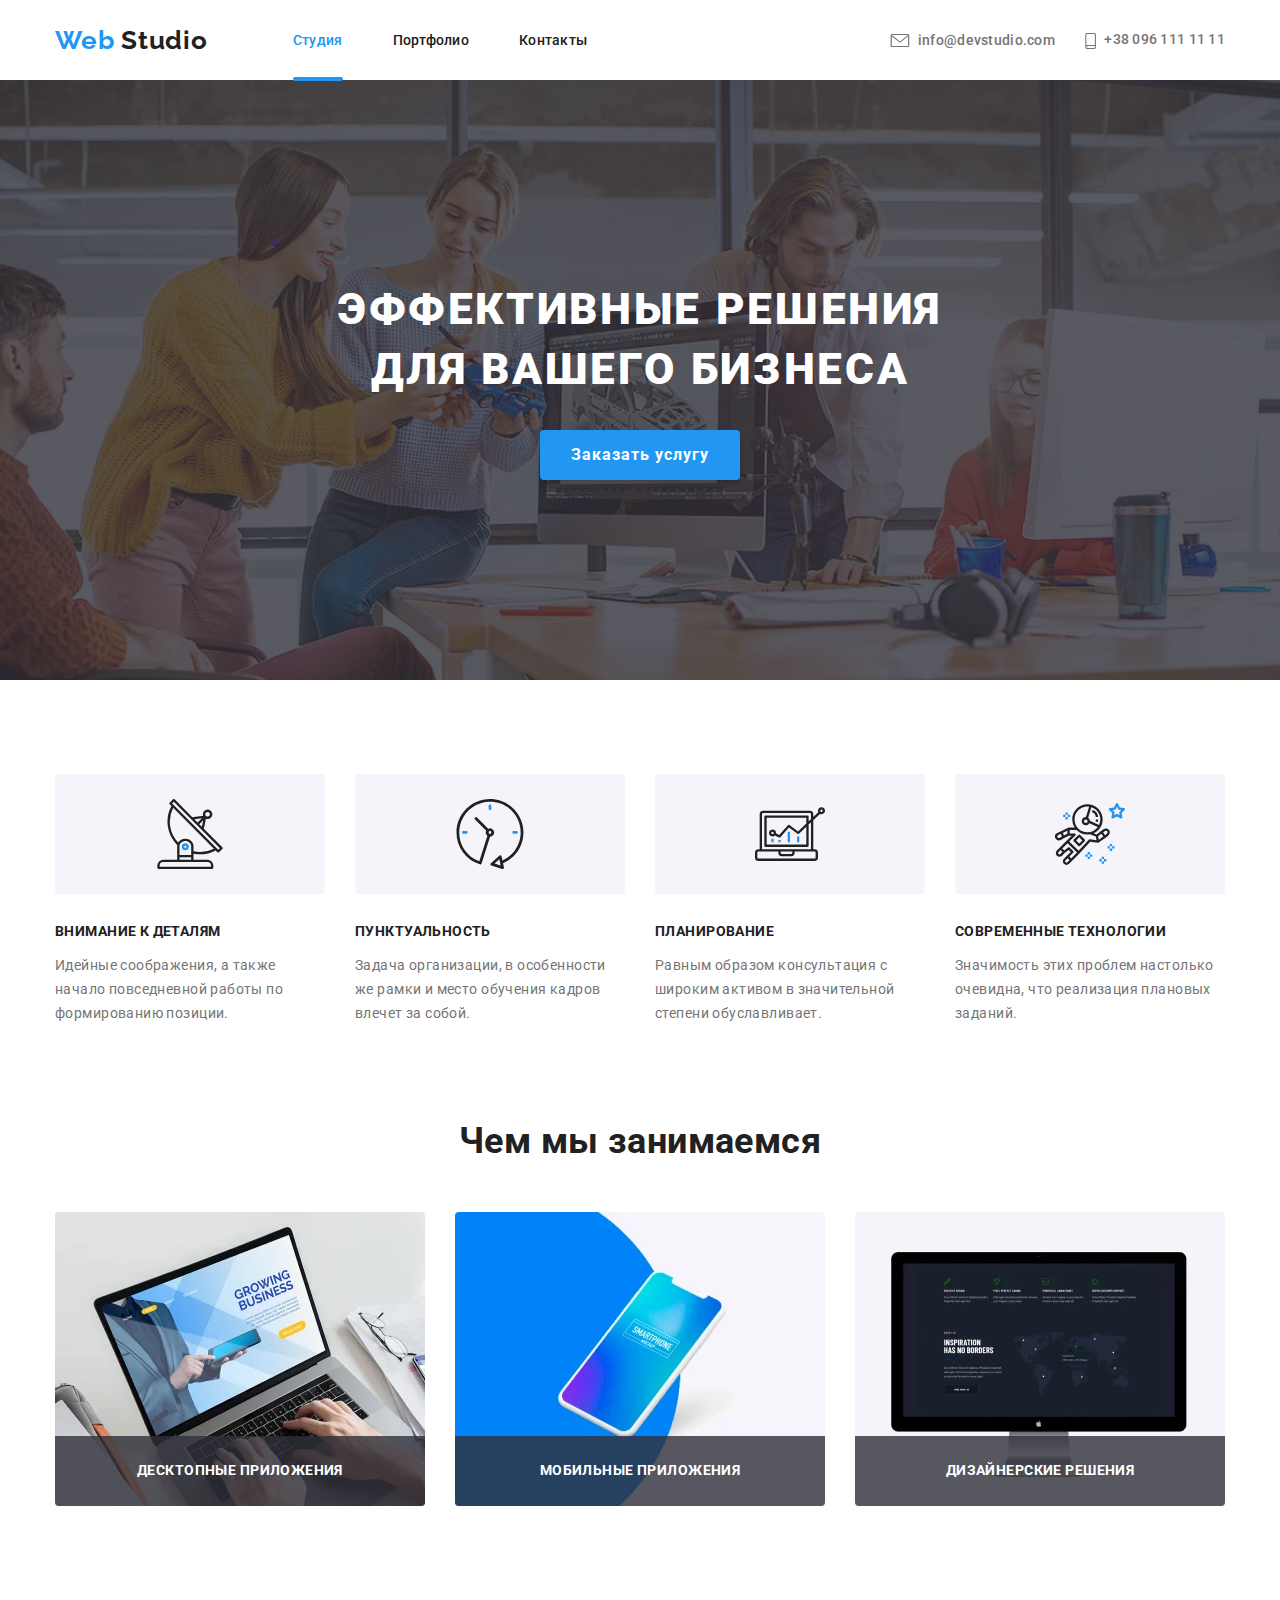
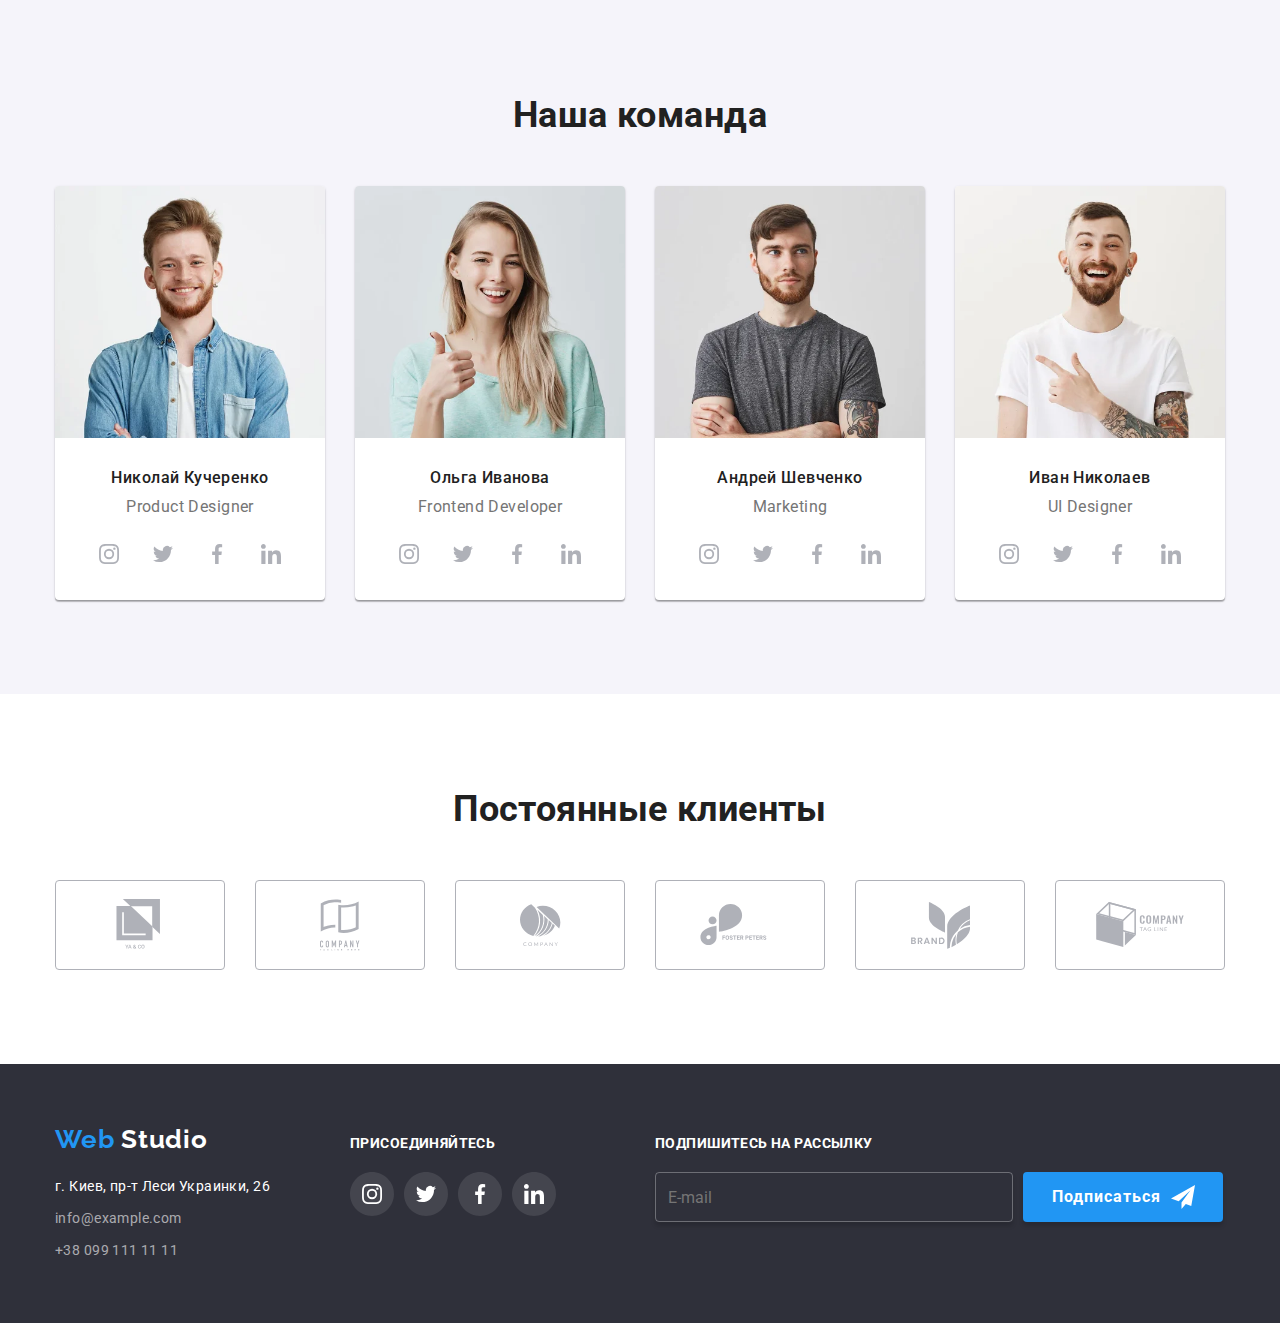
<file: index.html>
<!DOCTYPE html>
<html lang="ru">
<head>
    <meta charset="UTF-8">
    <meta name="viewport" content="width=device-width, initial-scale=1.0">
    <link href="https://fonts.googleapis.com/css2?family=Raleway:wght@700&family=Roboto:wght@400;500;700;900&display=swap" rel="stylesheet">
    <link rel="stylesheet" href="./css/main.min.css">
    <title>Web Studio</title>
</head>
<body>
    <!-- Шапка сайта -->
    <header class="page-header">
        <div class="header__container container">
            <a href="./index.html" class="logo-header logo" id="back-to-web" aria-current="true">
                <span class="logo-style">Web </span>Studio</a>
            <button type="button" class="menu-button" aria-expanded="false" aria-controls="menu" data-menu-button>
                <svg
                  width="40"
                  height="40"
                  aria-label="Переключатель мобильного меню"
                >
                  <use class="icon-cross" href="./images/sprite.svg#icon-cross-menu"></use>
                  <use class="icon-menu" href="./images/sprite.svg#icon-burger-menu"></use>
                </svg>
            </button>
            <div class="menu" id="menu" data-menu>
                <nav class="nav">
                    <ul class="site-nav">
                        <li class="site-nav__item">
                            <a href="./index.html" aria-current="true" class="site-nav__link site-nav__link--current">
                                Студия
                            </a>
                        </li>
                        <li class="site-nav__item">
                            <a href="./portfolio.html" class="site-nav__link">
                                Портфолио
                            </a>
                        </li>
                        <li class="site-nav__item">
                            <a href="#" class="site-nav__link">
                                Контакты
                            </a>
                        </li>
                    </ul>
                </nav>
                <ul class="contacts">
                    <li class="contacts__item">
                        <a href="mailto:info@devstudio.com" class="contacts__link link-email" title="Отравить Email">
                            <svg class="icon-envelope icon-contacts" width="17" height="12">
                                <use href="./images/sprite.svg#icon-envelope"></use>
                            </svg>
                            info@devstudio.com
                        </a>
                    </li>
                    <li class="contacts__item">
                        <a href="tel:+380961111111" class="contacts__link link-tel" title="Позвонить">
                            <svg class="icon-smartphone icon-contacts" width="10" height="14.94">
                                <use href="./images/sprite.svg#icon-smartphone" class="use"></use>
                            </svg>                        
                            +38 096 111 11 11
                        </a>
                    </li>
                </ul>
            </div>
        </div>
    </header>
    <main>
    <!-- Герой -->
    <section class="hero" data-hero>
        <div class="hero__container container">
            <div class="hero__content">
                <h1 class="hero__title">Эффективные решения<br> для вашего бизнеса</h1>
                <button class="button-primary hero__button" data-modal-open>Заказать услугу</button>
            </div>
        </div>
    </section>
    <!-- Преимущества -->
    <section class="features__section section">
        <div class="features__container container">
            <h2 class="features__title section-title hidden-label">Наш подход</h2>
            <ul class="features__list">
                <li class="features__item">
                    <div class="icon-features">
                        <svg class="icon-antenna" width="70" height="70">
                            <use href="./images/sprite.svg#icon-antenna"></use>
                        </svg>
                    </div>
                    <h3 class="features__subtitle">Внимание к деталям</h3>
                    <p class="features__text">Идейные соображения, а также начало повседневной работы по формированию позиции.</p>
                </li>
                <li class="features__item">
                    <div class="icon-features">
                        <svg class="icon-clock" width="70" height="70">
                            <use href="./images/sprite.svg#icon-clock"></use>
                        </svg>
                    </div>                    
                    <h3 class="features__subtitle">Пунктуальность</h3>
                    <p class="features__text">Задача организации, в особенности же рамки и место обучения кадров влечет за собой.</p>
                </li>
                <li class="features__item">
                    <div class="icon-features">
                        <svg class="icon-diagram" width="70" height="70">
                            <use href="./images/sprite.svg#icon-diagram"></use>
                        </svg>
                    </div>                    
                    <h3 class="features__subtitle">Планирование</h3>
                    <p class="features__text">Равным образом консультация с широким активом в значительной степени обуславливает.</p>
                </li>
                <li class="features__item">
                    <div class="icon-features">
                        <svg class="icon-astronaut" width="70" height="70">
                            <use href="./images/sprite.svg#icon-astronaut"></use>
                        </svg>
                    </div>                    
                    <h3 class="features__subtitle">Современные технологии</h3>
                    <p class="features__text">Значимость этих проблем настолько очевидна, что реализация плановых заданий.</p>
                </li>
            </ul>
            </div>
    </section>
    <!-- Виды услуг -->
    <section class="work__section section">
        <div class="work__container container">
            <h2 class="work__title section-title">Чем мы занимаемся</h2>
            <ul class="work__list">
                <li class="work__item">                    
                    <picture>
                        <source type="image/webp"
                            srcset="./images/work/desktop-apps-370.webp 1x,
                                    ./images/work/desktop-apps-370@2x.webp 2x,
                                    ./images/work/desktop-apps-370@3x.webp 3x"/>
                        <source type="image/jpeg"
                            srcset="./images/work/desktop-apps-370.jpg 1x,
                                    ./images/work/desktop-apps-370@2x.jpg 2x,
                                    ./images/work/desktop-apps-370@3x.jpg 3x"/>
                        <img alt="Ноутбук в работе" class="work__img" 
                            src="./images/work/desktop-apps-370.jpg"
                            srcset="./images/work/desktop-apps-370.webp 370w,
                                    ./images/work/desktop-apps-370@2x.webp 740w,
                                    ./images/work/desktop-apps-370@3x.webp 1110w,
                                    ./images/work/desktop-apps-370.jpg 370w,
                                    ./images/work/desktop-apps-370@2x.jpg 740w,
                                    ./images/work/desktop-apps-370@3x.jpg 1110w"
                            sizes="33vw"/>
                    </picture>
                    <h3 class="work__subtitle">Десктопные приложения</h3>
                </li>
                <li class="work__item">
                    <picture>
                        <source type="image/webp"
                            srcset="./images/work/mobile-apps-370.webp 1x,
                                    ./images/work/mobile-apps-370@2x.webp 2x,
                                    ./imageswork/mobile-apps-370@3x.webp 3x"/>
                        <source type="image/jpeg"
                            srcset="./images/work/mobile-apps-370.jpg 1x,
                                    ./images/work/mobile-apps-370@2x.jpg 2x,
                                    ./images/work/mobile-apps-370@3x.jpg 3x""/>
                        <img alt="Мобильный телефон" class="work__img"
                            src="./images/work/mobile-apps-370.jpg"
                            srcset="./images/work/mobile-apps-370.webp 370w,
                                    ./images/work/mobile-apps-370@2x.webp 740w,
                                    ./images/work/mobile-apps-370@3x.webp 1110w,
                                    ./images/work/mobile-apps-370.jpg 370w,
                                    ./images/work/mobile-apps-370@2x.jpg 740w,
                                    ./images/work/mobile-apps-370@3x.jpg 1110w"
                            sizes="33vw"/>
                    </picture>
                    <h3 class="work__subtitle">Мобильные приложения</h3>
                </li>
                <li class="work__item">
                    <picture>
                        <source type="image/webp"
                            srcset="./images/work/design-370.webp 1x,
                                    ./images/work/design-370@2x.webp 2x,
                                    ./images/work/design-370@3x.webp 3x"/>
                        <source type="image/jpeg"
                            srcset="./images/work/design-370.jpg 1x,
                                    ./images/work/design-370@2x.jpg 2x,
                                    ./images/work/design-370@3x.jpg 3x"/>
                        <img alt="Дизайн проекта на мониторе" class="work__img"
                            src="./images/work/design-370.jpg"
                            srcset="./images/work/design-370.webp 370w,
                                    ./images/work/design-370@2x.webp 740w,
                                    ./images/work/design-370@3x.webp 1110w,
                                    ./images/work/design-370.jpg 370w,
                                    ./images/work/design-370@2x.jpg 740w,
                                    ./images/work/design-370@3x.jpg 1110w"
                            sizes="33vw"/>
                    </picture>
                    <h3 class="work__subtitle">Дизайнерские решения</h3>
                </li>
            </ul>
        </div>
    </section>
    <!-- Члены команды веб студии -->
    <section class="team-members__section section">
        <div class="team-members__container container">
            <h2 class="team-members__title section-title">Наша команда</h2>
            <ul class="team-members__list">
                <li class="team-members__item">
                    <picture>
                        <source type="image/webp"
                            srcset="./images/team/kucherenko-450.webp 1x, 
                                    ./images/team/kucherenko-450@2x.webp 2x,
                                    ./images/team/kucherenko-450@3x.webp 3x"/>
                        <source type="image/jpeg"
                            srcset="./images/team/kucherenko-450.jpg 1x, 
                                    ./images/team/kucherenko-450@2x.jpg 2x,
                                    ./images/team/kucherenko-450@3x.jpg 3x"/>
                        <img alt="Фото Николая Кучеренко" class="team-members__pic"
                            src="./images/team/kucherenko-450.jpg" 
                            srcset="./images/team/kucherenko-450.webp 450w,
                                    ./images/team/kucherenko-450@2x.webp 900w,
                                    ./images/team/kucherenko-450@3x.webp 1350w,
                                    ./images/team/kucherenko-450.jpg 450w,
                                    ./images/team/kucherenko-450@2x.jpg 900w,
                                    ./images/team/kucherenko-450@3x.jpg 1350w"
                            sizes="(min-width: 1200px) 25vw, (min-width: 768px) 50vw, 100vw"/>
                    </picture>
                    <div class="team-members__content">
                        <h3 class="team-members__name">Николай Кучеренко</h3>
                        <p lang="en" class="team-members__pos">Product Designer</p>
                        <ul class="socials">
                            <li class="socials__item">
                                <a href="https://www.instagram.com/" target="_blank" aria-label="Профиль Instagram" title="Профиль Instagram" class="socials__link">
                                    <svg class="icon-socials" width="44" height="44">
                                        <use href="./images/sprite.svg#icon-instagram">
                                            <p class="hidden-label">Профиль Instagram</p>
                                        </use>
                                    </svg>
                                </a>
                            </li>
                            <li class="socials__item">
                                <a href="https://twitter.com/" target="_blank" aria-label="Профиль Twitter" title="Профиль Twitter" class="socials__link">
                                    <svg class="icon-socials" width="44" height="44">
                                        <use href="./images/sprite.svg#icon-twitter">
                                            <p class="hidden-label">Профиль Twitter</p>
                                        </use>
                                    </svg> 
                                </a>
                            </li>
                            <li class="socials__item">
                                <a href="https://www.facebook.com/" target="_blank" aria-label="Профиль Facebook" title="Профиль Facebook" class="socials__link">
                                    <svg class="icon-socials" width="44" height="44">
                                        <use href="./images/sprite.svg#icon-facebook">
                                            <p class="hidden-label">Профиль Facebook</p>
                                        </use>
                                    </svg>
                                </a>
                            </li>
                            <li class="socials__item">
                                <a href="https://www.linkedin.com/" target="_blank" aria-label="Профиль Linkedin" title="Профиль Linkedin" class="socials__link">
                                    <svg class="icon-socials" width="44" height="44">
                                        <use href="./images/sprite.svg#icon-linkedin">
                                            <p class="hidden-label">Профиль Linkedin</p>
                                        </use>
                                    </svg>
                                </a>
                            </li>
                        </ul>
                    </div>
                </li>
                <li class="team-members__item">
                    <picture>
                        <source type="image/webp"
                            srcset="./images/team/ivanova-450.webp 1x, 
                                    ./images/team/ivanova-450@2x.webp 2x,
                                    ./images/team/ivanova-450@3x.webp 3x"/>
                        <source type="image/jpeg"
                            srcset="./images/team/ivanova-450.jpg 1x, 
                                    ./images/team/ivanova-450@2x.jpg 2x,
                                    ./images/team/ivanova-450@3x.jpg 3x"/>
                        <img alt="Фото Ольги Ивановой" class="team-members__pic"
                            src="./images/team/ivanova-450.jpg" 
                            srcset="./images/team/ivanova-450.webp 450w,
                                    ./images/team/ivanova-450@2x.webp 900w,
                                    ./images/team/ivanova-450@3x.webp 1350w,
                                    ./images/team/ivanova-450.jpg 450w,
                                    ./images/team/ivanova-450@2x.jpg 900w,
                                    ./images/team/ivanova-450@3x.jpg 1350w"
                            sizes="(min-width: 1200px) 25vw, (min-width: 768px) 50vw, 100vw"/>
                    </picture>
                    <div class="team-members__content">
                        <h3 class="team-members__name">Ольга Иванова</h3>
                        <p lang="en" class="team-members__pos">Frontend Developer</p>
                        <ul class="socials">
                            <li class="socials__item">
                                <a href="https://www.instagram.com/" target="_blank" aria-label="Профиль Instagram" title="Профиль Instagram" class="socials__link">
                                    <svg class="icon-socials" width="44" height="44">
                                        <use href="./images/sprite.svg#icon-instagram">
                                            <p class="hidden-label">Профиль Instagram</p>
                                        </use>
                                    </svg>
                                </a>
                            </li>
                            <li class="socials__item">
                                <a href="https://twitter.com/" target="_blank" aria-label="Профиль Twitter" title="Профиль Twitter" class="socials__link">
                                    <svg class="icon-socials" width="44" height="44">
                                        <use href="./images/sprite.svg#icon-twitter">
                                            <p class="hidden-label">Профиль Twitter</p>
                                        </use>
                                    </svg> 
                                </a>
                            </li>
                            <li class="socials__item">
                                <a href="https://www.facebook.com/" target="_blank" aria-label="Профиль Facebook" title="Профиль Facebook" class="socials__link">
                                    <svg class="icon-socials" width="44" height="44">
                                        <use href="./images/sprite.svg#icon-facebook">
                                            <p class="hidden-label">Профиль Facebook</p>
                                        </use>
                                    </svg>
                                </a>
                            </li>
                            <li class="socials__item">
                                <a href="https://www.linkedin.com/" target="_blank" aria-label="Профиль Linkedin" title="Профиль Linkedin" class="socials__link">
                                    <svg class="icon-socials" width="44" height="44">
                                        <use href="./images/sprite.svg#icon-linkedin">
                                            <p class="hidden-label">Профиль Linkedin</p>
                                        </use>
                                    </svg>
                                </a>
                            </li>
                        </ul>
                    </div>  
                </li>
                <li class="team-members__item">
                    <picture>
                        <source type="image/webp"
                            srcset="./images/team/shevchenko-450.webp 1x, 
                                    ./images/team/shevchenko-450@2x.webp 2x,
                                    ./images/team/shevchenko-450@3x.webp 3x"/>
                        <source type="image/jpeg"
                            srcset="./images/team/shevchenko-450.jpg 1x, 
                                    ./images/team/shevchenko-450@2x.jpg 2x,
                                    ./images/team/shevchenko-450@3x.jpg 3x"/>
                        <img alt="Фото Андрея Шевченко" class="team-members__pic"
                            src="./images/team/shevchenko-450.jpg"
                            srcset="./images/team/shevchenko-450.webp 450w,
                                    ./images/team/shevchenko-450@2x.webp 900w,
                                    ./images/team/shevchenko-450@3x.webp 1350w,
                                    ./images/team/shevchenko-450.jpg 450w,
                                    ./images/team/shevchenko-450@2x.jpg 900w,
                                    ./images/team/shevchenko-450@3x.jpg 1350w"
                            sizes="(min-width: 1200px) 25vw, (min-width: 768px) 50vw, 100vw"/>
                    </picture>
                    <div class="team-members__content">
                        <h3 class="team-members__name">Андрей Шевченко</h3>
                        <p lang="en" class="team-members__pos">Marketing</p>
                        <ul class="socials">
                            <li class="socials__item">
                                <a href="https://www.instagram.com/" target="_blank" aria-label="Профиль Instagram" title="Профиль Instagram" class="socials__link">
                                    <svg class="icon-socials" width="44" height="44">
                                        <use href="./images/sprite.svg#icon-instagram">
                                            <p class="hidden-label">Профиль Instagram</p>
                                        </use>
                                    </svg>
                                </a>
                            </li>
                            <li class="socials__item">
                                <a href="https://twitter.com/" target="_blank" aria-label="Профиль Twitter" title="Профиль Twitter" class="socials__link">
                                    <svg class="icon-socials" width="44" height="44">
                                        <use href="./images/sprite.svg#icon-twitter">
                                            <p class="hidden-label">Профиль Twitter</p>
                                        </use>
                                    </svg> 
                                </a>
                            </li>
                            <li class="socials__item">
                                <a href="https://www.facebook.com/" target="_blank" aria-label="Профиль Facebook" title="Профиль Facebook" class="socials__link">
                                    <svg class="icon-socials" width="44" height="44">
                                        <use href="./images/sprite.svg#icon-facebook">
                                            <p class="hidden-label">Профиль Facebook</p>
                                        </use>
                                    </svg>
                                </a>
                            </li>
                            <li class="socials__item">
                                <a href="https://www.linkedin.com/" target="_blank" aria-label="Профиль Linkedin" title="Профиль Linkedin" class="socials__link">
                                    <svg class="icon-socials" width="44" height="44">
                                        <use href="./images/sprite.svg#icon-linkedin">
                                            <p class="hidden-label">Профиль Linkedin</p>
                                        </use>
                                    </svg>
                                </a>
                            </li>
                        </ul>
                    </div>
                </li>
                <li class="team-members__item">
                    <picture>
                        <source type="image/webp"
                            srcset="./images/team/nikolaev-450.webp 1x, 
                                    ./images/team/nikolaev-450@2x.webp 2x,
                                    ./images/team/nikolaev-450@3x.webp 3x"/>
                        <source type="image/jpeg"
                            srcset="./images/team/nikolaev-450.jpg 1x, 
                                    ./images/team/nikolaev-450@2x.jpg 2x,
                                    ./images/team/nikolaev-450@3x.jpg 3x"/>
                        <img alt="Фото Ивана Николаева" class="team-members__pic"
                            src="./images/team/nikolaev-450.jpg" 
                            srcset="./images/team/nikolaev-450.webp 450w,
                                    ./images/team/nikolaev-450@2x.webp 900w,
                                    ./images/team/nikolaev-450@3x.webp 1350w,
                                    ./images/team/nikolaev-450.jpg 450w,
                                    ./images/team/nikolaev-450@2x.jpg 900w,
                                    ./images/team/nikolaev-450@3x.jpg 1350w"
                            sizes="(min-width: 1200px) 25vw, (min-width: 768px) 50vw, 100vw"/>
                    </picture>
                    <div class="team-members__content"/>
                        <h3 class="team-members__name">Иван Николаев</h3>
                        <p lang="en" class="team-members__pos">UI Designer</p>
                        <ul class="socials">
                            <li class="socials__item">
                                <a href="https://www.instagram.com/" target="_blank" aria-label="Профиль Instagram" title="Профиль Instagram" class="socials__link">
                                    <svg class="icon-socials" width="44" height="44">
                                        <use href="./images/sprite.svg#icon-instagram">
                                            <p class="hidden-label">Профиль Instagram</p>
                                        </use>
                                    </svg>
                                </a>
                            </li>
                            <li class="socials__item">
                                <a href="https://twitter.com/" target="_blank" aria-label="Профиль Twitter" title="Профиль Twitter" class="socials__link">
                                    <svg class="icon-socials" width="44" height="44">
                                        <use href="./images/sprite.svg#icon-twitter">
                                            <p class="hidden-label">Профиль Twitter</p>
                                        </use>
                                    </svg> 
                                </a>
                            </li>
                            <li class="socials__item">
                                <a href="https://www.facebook.com/" target="_blank" aria-label="Профиль Facebook" title="Профиль Facebook" class="socials__link">
                                    <svg class="icon-socials" width="44" height="44">
                                        <use href="./images/sprite.svg#icon-facebook">
                                            <p class="hidden-label">Профиль Facebook</p>
                                        </use>
                                    </svg>
                                </a>
                            </li>
                            <li class="socials__item">
                                <a href="https://www.linkedin.com/" target="_blank" aria-label="Профиль Linkedin" title="Профиль Linkedin" class="socials__link">
                                    <svg class="icon-socials" width="44" height="44">
                                        <use href="./images/sprite.svg#icon-linkedin">
                                            <p class="hidden-label">Профиль Linkedin</p>
                                        </use>
                                    </svg>
                                </a>
                            </li>
                        </ul>
                    </div>
                </li>
            </ul>
        </div>
    </section>
    <!-- Клиенты веб студии -->
    <section class="clients__section section">
        <div class="clients__container container">
            <h2 class="clients__title section-title">Постоянные клиенты</h2>
            <ul class="clients__list">
                <li class="clients__item">
                    <a href="" aria-label="YA & CO" class="clients__rectangle" title="YA & CO">
                        <svg class="icon-clients" width="49" height="53">
                            <use href="./images/sprite.svg#icon-client1">
                                <p class="hidden-label">Наш клиент YA & CO</p>
                            </use>
                        </svg>
                    </a>
                </li>
                <li class="clients__item">
                    <a href="" aria-label="Company tagline here" class="clients__rectangle" title="Company tagline here">
                        <svg class="icon-clients" width="40" height="52">
                            <use href="./images/sprite.svg#icon-client2">
                                <p class="hidden-label">Наш клиент tagline here</p>
                            </use>
                        </svg>
                    </a>
                </li>
                <li class="clients__item">
                    <a href="" aria-label="Company" class="clients__rectangle" title="Company">
                        <svg class="icon-clients" width="41" height="42.6">
                            <use href="./images/sprite.svg#icon-client3">
                                <p class="hidden-label">Наш клиент Company</p>
                            </use>
                        </svg>
                    </a>
                </li>
                <li class="clients__item">
                    <a href="" aria-label="Foster Peters" class="clients__rectangle" title="Foster Peters">
                        <svg class="icon-clients" width="79.66" height="42.02">
                            <use href="./images/sprite.svg#icon-client4">
                                <p class="hidden-label">Наш клиент Foster Peters</p>
                            </use>
                        </svg>
                    </a>
                </li>
                <li class="clients__item">
                    <a href="" aria-label="Brand" class="clients__rectangle" title="Brand">
                        <svg class="icon-clients" width="59" height="47">
                            <use href="./images/sprite.svg#icon-client5">
                                <p class="hidden-label">Наш клиент Brand</p>
                            </use>
                        </svg>
                    </a>
                </li>
                <li class="clients__item">
                    <a href="" aria-label="Company Tag Line" class="clients__rectangle" title="Company Tag Line">
                        <svg class="icon-clients" width="88.48" height="45.44">
                            <use href="./images/sprite.svg#icon-client6">
                                <p class="hidden-label">Наш клиент Company Tag Line</p>
                            </use>
                        </svg>
                    </a>
                </li>
            </ul>
        </div>
    </section>
    </main>
    <!-- Связь с веб студией -->
    <footer class="page-footer">
        <div class="footer__container container">
            <div class="footer__content">
                <div class="content-top">
                    <div class="footer__address">
                        <a href="#back-to-web" class="logo-footer logo" aria-current="true">
                            <span class="logo-style">Web </span>Studio
                        </a>
                        <address class="address">
                            <a href="https://goo.gl/maps/ZH45Ejz193mU29eU7" target="_blank" class="address__location address__item">г. Киев, пр-т Леси Украинки, 26</a>
                            <a href="mailto:info@example.com" class="address__item">info@example.com</a>
                            <a href="tel:+380991111111" class="address__item">+38 099 111 11 11</a>
                        </address>
                    </div>
                    <div class="footer__socials">
                        <b class="footer__signup-title">Присоединяйтесь</b>    
                        <ul class="socials">
                            <li class="socials__item">
                                <a href="https://www.instagram.com/" target="_blank" aria-label="Логотип Instagram" title="Подписывайтесь в Instagram" class="socials__link ftr-insta-icon">
                                    <svg class="icon-socials" width="44" height="44">
                                        <use href="./images/sprite.svg#icon-instagram-ftr">
                                            <p class="hidden-label">Подписывайтесь в Instagram</p>
                                        </use>
                                    </svg>
                                </a>
                            </li>
                            <li class="socials__item">
                                <a href="https://twitter.com/" target="_blank" aria-label="Логотип Twitter" title="Подписывайтесь в Twitter" class="socials__link ftr-twit-icon">
                                    <svg class="icon-socials" width="44" height="44">
                                        <use href="./images/sprite.svg#icon-twitter-ftr">
                                            <p class="hidden-label">Подписывайтесь в Twitter</p>
                                        </use>
                                    </svg>
                                </a>
                            </li>
                            <li class="socials__item">
                                <a href="https://www.facebook.com/" target="_blank" aria-label="Логотип Facebook" title="Подписывайтесь в Facebook" class="socials__link ftr-fb-icon">
                                    <svg class="icon-socials" width="44" height="44">
                                        <use href="./images/sprite.svg#icon-facebook-ftr">
                                            <p class="hidden-label">Подписывайтесь в Facebook</p>
                                        </use>
                                    </svg>
                                </a>
                            </li>
                            <li class="socials__item">
                                <a href="https://www.linkedin.com/" target="_blank" aria-label="Логотип Linkedin" title="Подписывайтесь в Linkedin" class="socials__link ftr-link-icon">
                                    <svg class="icon-socials" width="44" height="44">
                                        <use href="./images/sprite.svg#icon-linkedin-ftr">
                                            <p class="hidden-label">Подписывайтесь в Linkedin</p>
                                        </use>
                                    </svg>
                                </a>
                            </li>
                        </ul>
                    </div>
                </div>
                <div class="footer__subscription"></div>
                    <form>
                        <label class="footer__label">
                            <b class="footer__signup-title">Подпишитесь на рассылку</b>
                            <input type="email" name="email" placeholder="E-mail" autocomplete="off" class="footer__email">
                            <button type="submit" class="button-primary">
                                Подписаться
                                <svg class="icon-plane" width="24" height="24">
                                    <use href="./images/sprite.svg#icon-plane"></use>
                                </svg>
                            </button>
                        </label>
                    </form>
                </div>
            </div>
        </div>
    </footer>
    <!-- Модальное окно Героя -->
    <div class="backdrop is-hidden" data-modal>
        <div class="modal">
            <button class="close-button" data-modal-close>
                <svg class="icon-close-btn" width="11" height="11">
                    <use href="./images/sprite.svg#icon-close-btn" class="use"></use>
                </svg>
            </button>
            <form class="form"></form>
                <b class="form__caption">
                 Оставьте свои данные, мы вам перезвоним
                </b>
                <div class="form__input-container">                    
                    <label class="form__field">
                        <input class="form__input" type="text" name="name" placeholder=" " autofocus required/>
                        <span class="form__label">Имя</span>
                        <span class="icon-input">
                            <svg class="icon-person" width="18" height="18">
                                <use href="./images/sprite.svg#icon-person" class="use"></use>
                            </svg>
                        </span>
                    </label>
                    <label class="form__field">
                        <input class="form__input" type="tel" name="tel" placeholder=" " required/>
                        <span class="form__label">Телефон</span>
                        <span class="icon-input">
                            <svg class="icon-phone" width="18" height="18">
                                <use href="./images/sprite.svg#icon-phone" class="use"></use>
                            </svg>
                        </span>
                    </label>
                    <label class="form__field">
                        <input class="form__input" type="email" name="email" placeholder=" " required/>
                        <span class="form__label">Почта</span>
                        <span class="icon-input">
                            <svg class="icon-email" width="18" height="18">
                                <use href="./images/sprite.svg#icon-email" class="use"></use>
                            </svg>
                        </span>
                    </label>                        
                    <label class="form__field">
                        <textarea class="form__input comment" name="comment" placeholder=" "></textarea>
                        <span class="form__label comment__label">Комментарий</span>                            
                    </label>
                </div>
                <div class="form__checkbox-container">
                    <label class="form__field">
                        <input type="checkbox" name="policy" class="form__checkbox" id="checkbox"/>
                        <span class="icon-checkbox"></span>
                        <span class="form__checkbox-label">Соглашаюсь с рассылкой и принимаю
                            <span>
                            <a href="#" class="policy">Условия договора</a>
                            </span>
                        </span> 
                    </label>
                </div>
                <button type="submit" class="button-primary send-button" id="send" disabled>Отправить</button>
            </form>
        </div>
    </div>
    <script src="./js/menu.js"></script>
    <script src="./js/modal.js"></script>
</body>
</html>
</file>
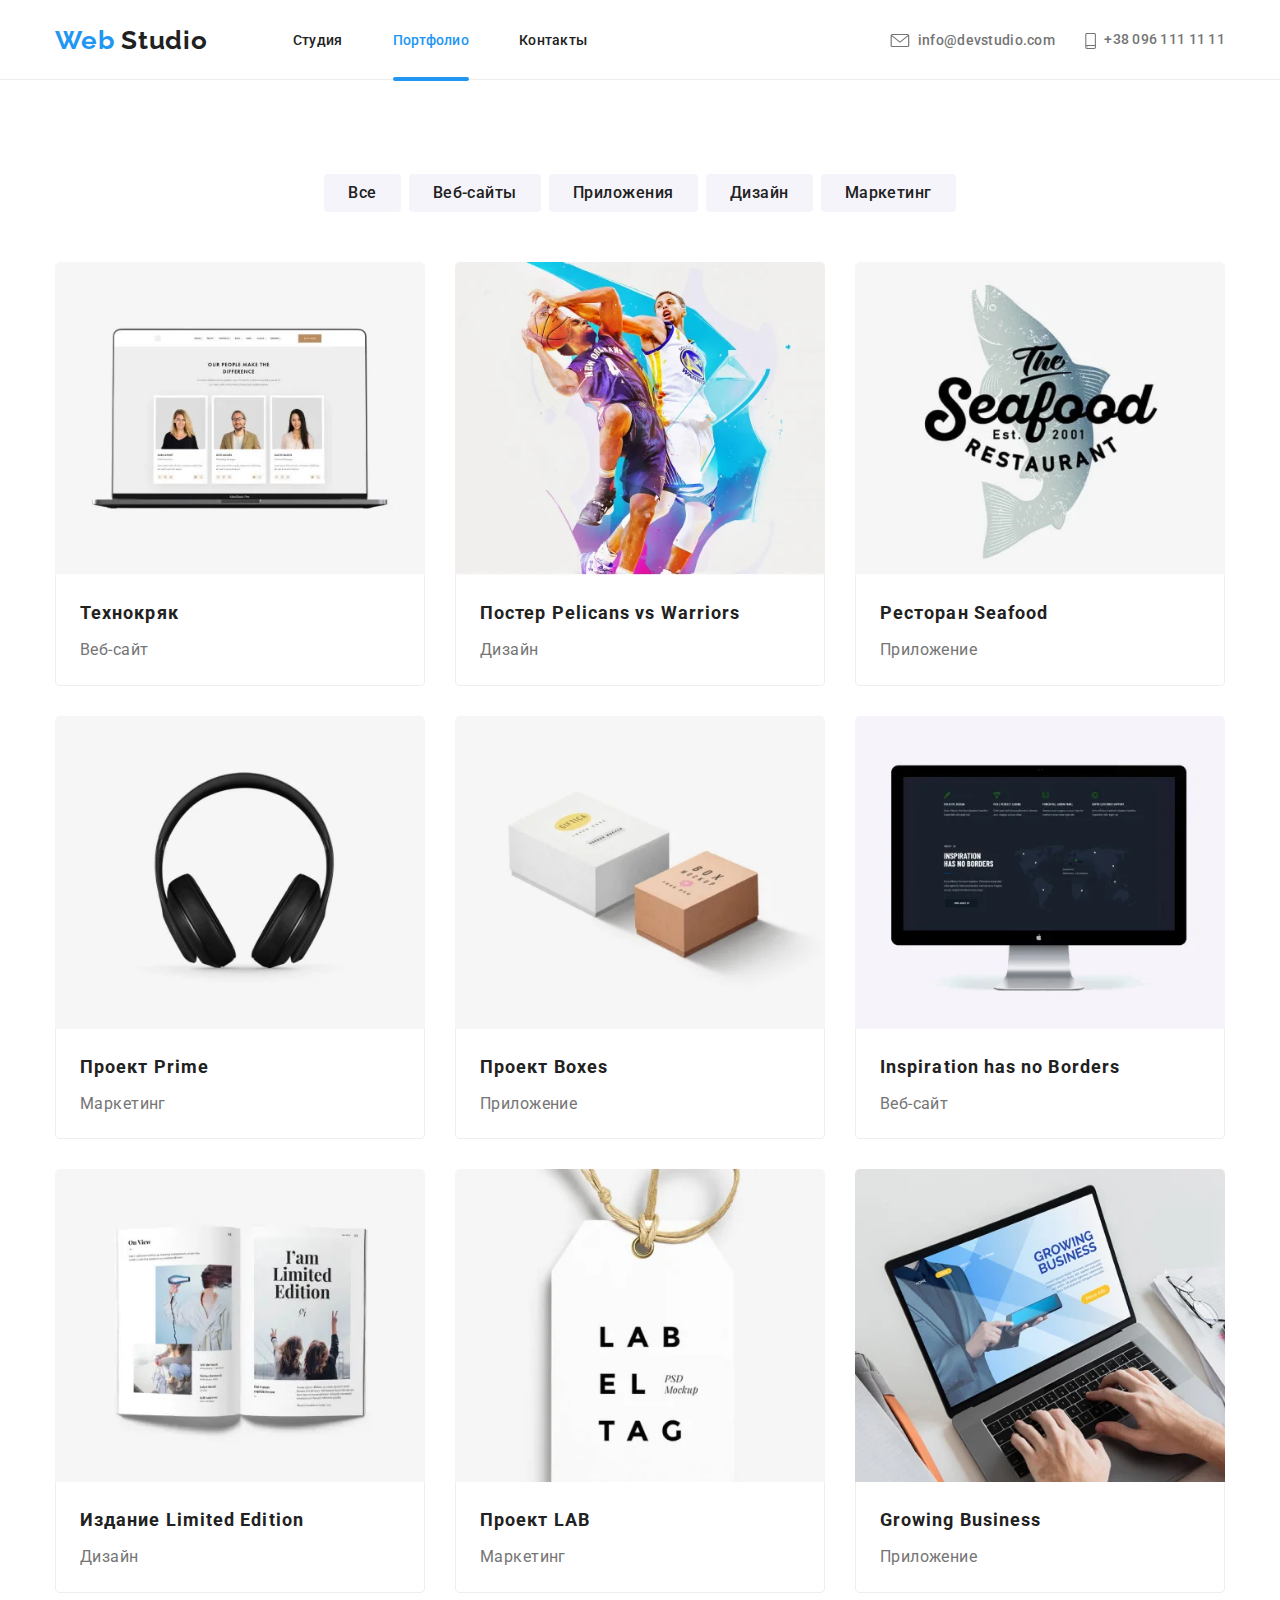
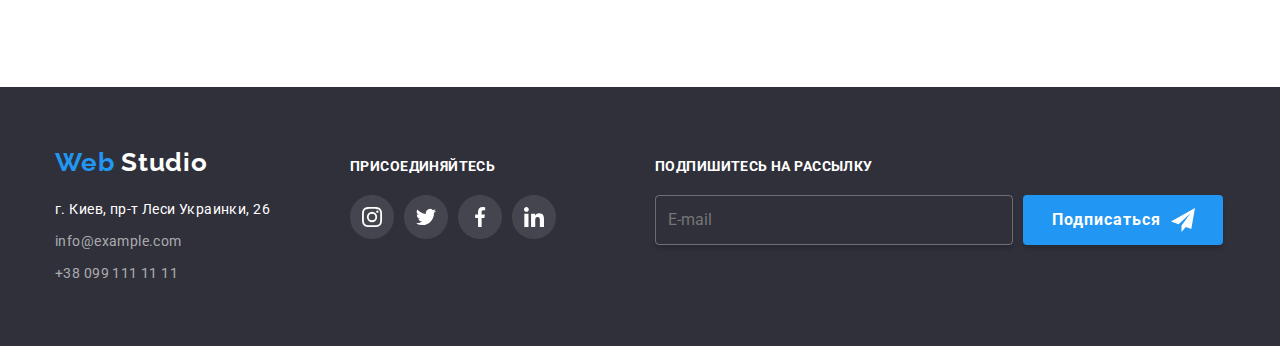
<file: portfolio.html>
<!DOCTYPE html>
<html lang="ru">
<head>
    <meta charset="UTF-8">
    <meta name="viewport" content="width=device-width, initial-scale=1.0">
    <link href="https://fonts.googleapis.com/css2?family=Raleway:wght@700&family=Roboto:wght@400;500;700;900&display=swap" rel="stylesheet">
    <link rel="stylesheet" href="./css/main.min.css">
    <title>Портфолио</title>
</head>
<body>
    <!-- Шапка сайта -->
    <header class="page-header header-border">
        <div class="header__container container">
            <a href="./index.html" class="logo logo-header">
                <span class="logo-style">Web </span>Studio</a>
            <button type="button" class="menu-button" aria-expanded="false" aria-controls="menu" data-menu-button>
                <svg
                  width="40"
                  height="40"
                  aria-label="Переключатель мобильного меню"
                >
                  <use class="icon-cross" href="./images/sprite.svg#icon-cross-menu"></use>
                  <use class="icon-menu" href="./images/sprite.svg#icon-burger-menu"></use>
                </svg>
            </button>
            <div class="menu" id="menu" data-menu>
                <nav class="nav">
                    <ul class="site-nav">
                        <li class="site-nav__item">
                            <a href="./index.html" class="site-nav__link">
                                Студия
                            </a>
                        </li>
                        <li class="site-nav__item">
                            <a href="./portfolio.html" class="site-nav__link site-nav__link--current" aria-current="true">
                                Портфолио
                            </a>
                        </li>
                        <li class="site-nav__item">
                            <a href="#" class="site-nav__link">
                                Контакты
                            </a>
                        </li>
                    </ul>
                </nav>
                <ul class="contacts">
                    <li class="contacts__item">
                        <a href="mailto:info@devstudio.com" class="contacts__link link-email" title="Отравить Email">
                            <svg class="icon-envelope icon-contacts" width="17" height="12">
                                <use href="./images/sprite.svg#icon-envelope"></use>
                            </svg>
                            info@devstudio.com
                        </a>
                    </li>
                    <li class="contacts__item">
                        <a href="tel:+380961111111" class="contacts__link link-tel" title="Позвонить">
                            <svg class="icon-smartphone icon-contacts" width="10" height="14.94">
                                <use href="./images/sprite.svg#icon-smartphone" class="use"></use>
                            </svg>                        
                            +38 096 111 11 11
                        </a>
                    </li>
                </ul>
            </div>
        </div>
    </header>
    <main>
    <main>
        <section class="portfolio__section section">
            <div class="portfolio__container container">
                <h1 class="portfolio__title section-title hidden-label">Портфолио</h1>
                <div class="filter__list">
                    <button type="button" class="button-secondary">Все</button>
                    <button type="button" class="button-secondary">Веб-сайты</button>
                    <button type="button" class="button-secondary">Приложения</button>
                    <button type="button" class="button-secondary">Дизайн</button>
                    <button type="button" class="button-secondary">Маркетинг</button>
                </div>
                <ul class="product__list">
                    <li class="product__item">
                        <a href="" class="product__link">
                            <div class="product__wrap">
                                <picture>
                                    <source type="image/webp"
                                        srcset="./images/portfolio/techno-crack-450.webp 1x, 
                                                ./images/portfolio/techno-crack-450@2x.webp 2x,
                                                ./images/portfolio/techno-crack-450@3x.webp 3x"/>
                                    <source type="image/jpeg"
                                        srcset="./images/portfolio/techno-crack-450.jpg 1x, 
                                                ./images/portfolio/techno-crack-450@2x.jpg 2x,
                                                ./images/portfolio/techno-crack-450@3x.jpg 3x"/>
                                    <img alt="Ноутбук" class="product__img"
                                        src="./images/portfolio/techno-crack-450.jpg" 
                                        srcset="./images/portfolio/techno-crack-450.webp 450w, 
                                                ./images/portfolio/techno-crack-450@2x.webp 900w,
                                                ./images/portfolio/techno-crack-450@3x.webp 1350w,
                                                ./images/portfolio/techno-crack-450.jpg 450w,
                                                ./images/portfolio/techno-crack-450@2x.jpg 900w,
                                                ./images/portfolio/techno-crack-450@3x.jpg 1350w"
                                        sizes="(min-width: 1200px) 33vw, (min-width: 768px) 50vw, 100vw"/>
                                </picture>
                                <p class="product__thumb">Технокряк это современная площадка распространения коронавируса. Компании используют эту платформу для цифрового шпионажа и атак на защищённые сервера конкурентов.</p>
                            </div>
                            <div class="product__meta">
                                <h2 class="product__name">Технокряк</h2>
                                <p class="product__desc">Веб-сайт</p>
                            </div>
                            
                        </a>
                    </li>
                    <li class="product__item">
                        <a href="" class="product__link">
                            <div class="product__wrap">
                                <picture>
                                    <source type="image/webp"
                                        srcset="./images/portfolio/poster-450.webp 1x, 
                                                ./images/portfolio/poster-450@2x.webp 2x,
                                                ./images/portfolio/poster-450@3x.webp 3x"/>
                                    <source type="image/jpeg"
                                        srcset="./images/portfolio/poster-450.jpg 1x, 
                                                ./images/portfolio/poster-450@2x.jpg 2x,
                                                ./images/portfolio/poster-450@3x.jpg 3x"/>
                                    <img alt="Два баскетболиста в прыжке" class="product__img"
                                        src="./images/portfolio/poster-450.jpg" 
                                        srcset="./images/portfolio/poster-450.webp 450w, 
                                                ./images/portfolio/poster-450@2x.webp 900w,
                                                ./images/portfolio/poster-450@3x.webp 1350w,
                                                ./images/portfolio/poster-450.jpg 450w,
                                                ./images/portfolio/poster-450@2x.jpg 900w,
                                                ./images/portfolio/poster-450@3x.jpg 1350w"
                                        sizes="(min-width: 1200px) 33vw, (min-width: 768px) 50vw, 100vw"/>
                                </picture>
                                <p class="product__thumb">Технокряк это современная площадка распространения коронавируса. Компании используют эту платформу для цифрового шпионажа и атак на защищённые сервера конкурентов.</p>
                            </div>
                            <div class="product__meta">
                                <h2 class="product__name">Постер Pelicans vs Warriors</h2>
                                <p class="product__desc">Дизайн</p>
                            </div>
                        </a>
                    </li>
                    <li class="product__item">
                        <a href="" class="product__link">
                            <div class="product__wrap">
                                <picture>
                                    <source type="image/webp"
                                        srcset="./images/portfolio/restaurant-450.webp 1x, 
                                                ./images/portfolio/restaurant-450@2x.webp 2x,
                                                ./images/portfolio/restaurant-450@3x.webp 3x"/>
                                    <source type="image/jpeg"
                                        srcset="./images/portfolio/restaurant-450.jpg 1x, 
                                                ./images/portfolio/restaurant-450@2x.jpg 2x,
                                                ./images/portfolio/restaurant-450@3x.jpg 3x"/>
                                    <img alt="Логотип ресторана" class="product__img"
                                        src="./images/portfolio/restaurant-450.jpg" 
                                        srcset="./images/portfolio/restaurant-450.webp 450w, 
                                                ./images/portfolio/restaurant-450@2x.webp 900w,
                                                ./images/portfolio/restaurant-450@3x.webp 1350w,
                                                ./images/portfolio/restaurant-450.jpg 450w,
                                                ./images/portfolio/restaurant-450@2x.jpg 900w,
                                                ./images/portfolio/restaurant-450@3x.jpg 1350w"
                                        sizes="(min-width: 1200px) 33vw, (min-width: 768px) 50vw, 100vw"/>
                                </picture>
                                <p class="product__thumb">Технокряк это современная площадка распространения коронавируса. Компании используют эту платформу для цифрового шпионажа и атак на защищённые сервера конкурентов.</p>
                            </div>
                            <div class="product__meta">
                                <h2 class="product__name">Ресторан Seafood</h2>
                                <p class="product__desc">Приложение</p>
                            </div>
                        </a>
                    </li>
                    <li class="product__item">
                        <a href="" class="product__link">
                            <div class="product__wrap">
                                <picture>
                                    <source type="image/webp"
                                        srcset="./images/portfolio/headphones-450.webp 1x, 
                                                ./images/portfolio/headphones-450@2x.webp 2x,
                                                ./images/portfolio/headphones-450@3x.webp 3x"/>
                                    <source type="image/jpeg"
                                        srcset="./images/portfolio/headphones-450.jpg 1x, 
                                                ./images/portfolio/headphones-450@2x.jpg 2x,
                                                ./images/portfolio/headphones-450@3x.jpg 3x"/>
                                    <img alt="Наушники" class="product__img"
                                        src="./images/portfolio/headphones-450.jpg" 
                                        srcset="./images/portfolio/headphones-450.webp 450w, 
                                                ./images/portfolio/headphones-450@2x.webp 900w,
                                                ./images/portfolio/headphones-450@3x.webp 1350w,
                                                ./images/portfolio/headphones-450.jpg 450w,
                                                ./images/portfolio/headphones-450@2x.jpg 900w,
                                                ./images/portfolio/headphones-450@3x.jpg 1350w"
                                        sizes="(min-width: 1200px) 33vw, (min-width: 768px) 50vw, 100vw"/>
                                </picture>
                                <p class="product__thumb">Технокряк это современная площадка распространения коронавируса. Компании используют эту платформу для цифрового шпионажа и атак на защищённые сервера конкурентов.</p>
                            </div>
                            <div class="product__meta">
                                <h2 class="product__name">Проект Prime</h2>
                                <p class="product__desc">Маркетинг</p>
                            </div>
                        </a>
                    </li>
                    <li class="product__item">
                        <a href="" class="product__link">
                            <div class="product__wrap">
                                <picture>
                                    <source type="image/webp"
                                        srcset="./images/portfolio/boxes-450.webp 1x, 
                                                ./images/portfolio/boxes-450@2x.webp 2x,
                                                ./images/portfolio/boxes-450@3x.webp 3x"/>
                                    <source type="image/jpeg"
                                        srcset="./images/portfolio/boxes-450.jpg 1x, 
                                                ./images/portfolio/boxes-450@2x.jpg 2x,
                                                ./images/portfolio/boxes-450@3x.jpg 3x"/>
                                    <img alt="Две коробки" class="product__img"
                                        src="./images/portfolio/boxes-450.jpg" 
                                        srcset="./images/portfolio/boxes-450.webp 450w, 
                                                ./images/portfolio/boxes-450@2x.webp 900w,
                                                ./images/portfolio/boxes-450@3x.webp 1350w,
                                                ./images/portfolio/boxes-450.jpg 450w,
                                                ./images/portfolio/boxes-450@2x.jpg 900w,
                                                ./images/portfolio/boxes-450@3x.jpg 1350w"
                                        sizes="(min-width: 1200px) 33vw, (min-width: 768px) 50vw, 100vw"/>
                                </picture>
                                <p class="product__thumb">Технокряк это современная площадка распространения коронавируса. Компании используют эту платформу для цифрового шпионажа и атак на защищённые сервера конкурентов.</p>
                            </div>
                            <div class="product__meta">
                                <h2 class="product__name">Проект Boxes</h2>
                                <p class="product__desc">Приложение</p>
                            </div>
                        </a>
                    </li>
                    <li class="product__item">
                        <a href="" class="product__link">
                            <div class="product__wrap">
                                <picture>
                                    <source type="image/webp"
                                        srcset="./images/portfolio/inspiration-450.webp 1x, 
                                                ./images/portfolio/inspiration-450@2x.webp 2x,
                                                ./images/portfolio/inspiration-450@3x.webp 3x"/>
                                    <source type="image/jpeg"
                                        srcset="./images/portfolio/inspiration-450.jpg 1x, 
                                                ./images/portfolio/inspiration-450@2x.jpg 2x,
                                                ./images/portfolio/inspiration-450@3x.jpg 3x"/>
                                    <img alt="Дизайн проекта на мониторe" class="product__img"
                                        src="./images/portfolio/inspiration-450.jpg" 
                                        srcset="./images/portfolio/inspiration-450.webp 450w, 
                                                ./images/portfolio/inspiration-450@2x.webp 900w,
                                                ./images/portfolio/inspiration-450@3x.webp 1350w,
                                                ./images/portfolio/inspiration-450.jpg 450w,
                                                ./images/portfolio/inspiration-450@2x.jpg 900w,
                                                ./images/portfolio/inspiration-450@3x.jpg 1350w"
                                        sizes="(min-width: 1200px) 33vw, (min-width: 768px) 50vw, 100vw"/>
                                </picture>
                                <p class="product__thumb">Технокряк это современная площадка распространения коронавируса. Компании используют эту платформу для цифрового шпионажа и атак на защищённые сервера конкурентов.</p>
                            </div>
                            <div class="product__meta">
                                <h2 class="product__name">Inspiration has no Borders</h2>
                                <p class="product__desc">Веб-сайт</p>
                            </div>
                        </a>
                    </li>
                    <li class="product__item">
                        <a href="" class="product__link">
                            <div class="product__wrap">
                                <picture>
                                    <source type="image/webp"
                                        srcset="./images/portfolio/book-450.webp 1x, 
                                                ./images/portfolio/book-450@2x.webp 2x,
                                                ./images/portfolio/book-450@3x.webp 3x"/>
                                    <source type="image/jpeg"
                                        srcset="./images/portfolio/book-450.jpg 1x, 
                                                ./images/portfolio/book-450@2x.jpg 2x,
                                                ./images/portfolio/book-450@3x.jpg 3x"/>
                                    <img alt="Открытая книга" class="product__img"
                                        src="./images/portfolio/book-450.jpg" 
                                        srcset="./images/portfolio/book-450.webp 450w, 
                                                ./images/portfolio/book-450@2x.webp 900w,
                                                ./images/portfolio/book-450@3x.webp 1350w,
                                                ./images/portfolio/book-450.jpg 450w,
                                                ./images/portfolio/book-450@2x.jpg 900w,
                                                ./images/portfolio/book-450@3x.jpg 1350w"
                                        sizes="(min-width: 1200px) 33vw, (min-width: 768px) 50vw, 100vw"/>
                                </picture>
                                <p class="product__thumb">Технокряк это современная площадка распространения коронавируса. Компании используют эту платформу для цифрового шпионажа и атак на защищённые сервера конкурентов.</p>
                            </div>
                            <div class="product__meta">
                                <h2 class="product__name">Издание Limited Edition</h2>
                                <p class="product__desc">Дизайн</p>
                            </div>
                        </a>
                    </li>
                    <li class="product__item">
                        <a href="" class="product__link">
                            <div class="product__wrap">
                                <picture>
                                    <source type="image/webp"
                                        srcset="./images/portfolio/label-tag-450.webp 1x, 
                                                ./images/portfolio/label-tag-450@2x.webp 2x,
                                                ./images/portfolio/label-tag-450@3x.webp 3x"/>
                                    <source type="image/jpeg"
                                        srcset="./images/portfolio/label-tag-450.jpg 1x, 
                                                ./images/portfolio/label-tag-450@2x.jpg 2x,
                                                ./images/portfolio/label-tag-450@3x.jpg 3x"/>
                                    <img alt="Тег метки" class="product__img"
                                        src="./images/portfolio/label-tag-450.jpg" 
                                        srcset="./images/portfolio/label-tag-450.webp 450w, 
                                                ./images/portfolio/label-tag-450@2x.webp 900w,
                                                ./images/portfolio/label-tag-450@3x.webp 1350w,
                                                ./images/portfolio/label-tag-450.jpg 450w,
                                                ./images/portfolio/label-tag-450@2x.jpg 900w,
                                                ./images/portfolio/label-tag-450@3x.jpg 1350w"
                                        sizes="(min-width: 1200px) 33vw, (min-width: 768px) 50vw, 100vw"/>
                                </picture>
                                <p class="product__thumb">Технокряк это современная площадка распространения коронавируса. Компании используют эту платформу для цифрового шпионажа и атак на защищённые сервера конкурентов.</p>
                            </div>
                            <div class="product__meta">
                                <h2 class="product__name">Проект LAB</h2>
                                <p class="product__desc">Маркетинг</p>
                            </div>
                        </a>
                    </li>
                    <li class="product__item">
                        <a href="" class="product__link">
                            <div class="product__wrap">
                                <picture>
                                    <source type="image/webp"
                                        srcset="./images/portfolio/laptop-450.webp 1x, 
                                                ./images/portfolio/laptop-450@2x.webp 2x,
                                                ./images/portfolio/laptop-450@3x.webp 3x"/>
                                    <source type="image/jpeg"
                                        srcset="./images/portfolio/laptop-450.jpg 1x, 
                                                ./images/portfolio/laptop-450@2x.jpg 2x,
                                                ./images/portfolio/laptop-450@3x.jpg 3x"/>
                                <img alt="Ноутбук в работе" class="product__img"
                                        src="./images/portfolio/laptop-450.jpg" 
                                        srcset="./images/portfolio/laptop-450.webp 450w, 
                                                ./images/portfolio/laptop-450@2x.webp 900w,
                                                ./images/portfolio/laptop-450@3x.webp 1350w,
                                                ./images/portfolio/laptop-450.jpg 450w,
                                                ./images/portfolio/laptop-450@2x.jpg 900w,
                                                ./images/portfolio/laptop-450@3x.jpg 1350w"
                                        sizes="(min-width: 1200px) 33vw, (min-width: 768px) 50vw, 100vw"/>
                                </picture>
                                <p class="product__thumb">Технокряк это современная площадка распространения коронавируса. Компании используют эту платформу для цифрового шпионажа и атак на защищённые сервера конкурентов.</p>
                            </div>
                            <div class="product__meta">
                                <h2 class="product__name">Growing Business</h2>
                                <p class="product__desc">Приложение</p>
                            </div>
                        </a>
                    </li>
                </ul>
            </div>
        </section>
    </main>
    <!-- Связь с веб студией -->
    <footer class="page-footer">
        <div class="footer__container container">
            <div class="footer__content">
                <div class="content-top">
                    <div class="footer__address">
                        <a href="#back-to-web" class="logo-footer logo" aria-current="true">
                            <span class="logo-style">Web </span>Studio
                        </a>
                        <address class="address">
                            <a href="https://goo.gl/maps/ZH45Ejz193mU29eU7" target="_blank" class="address__location address__item">г. Киев, пр-т Леси Украинки, 26</a>
                            <a href="mailto:info@example.com" class="address__item">info@example.com</a>
                            <a href="tel:+380991111111" class="address__item">+38 099 111 11 11</a>
                        </address>
                    </div>
                    <div class="footer__socials">
                        <b class="footer__signup-title">Присоединяйтесь</b>    
                        <ul class="socials">
                            <li class="socials__item">
                                <a href="https://www.instagram.com/" target="_blank" aria-label="Логотип Instagram" title="Подписывайтесь в Instagram" class="socials__link ftr-insta-icon">
                                    <svg class="icon-socials" width="44" height="44">
                                        <use href="./images/sprite.svg#icon-instagram-ftr">
                                            <p class="hidden-label">Подписывайтесь в Instagram</p>
                                        </use>
                                    </svg>
                                </a>
                            </li>
                            <li class="socials__item">
                                <a href="https://twitter.com/" target="_blank" aria-label="Логотип Twitter" title="Подписывайтесь в Twitter" class="socials__link ftr-twit-icon">
                                    <svg class="icon-socials" width="44" height="44">
                                        <use href="./images/sprite.svg#icon-twitter-ftr">
                                            <p class="hidden-label">Подписывайтесь в Twitter</p>
                                        </use>
                                    </svg>
                                </a>
                            </li>
                            <li class="socials__item">
                                <a href="https://www.facebook.com/" target="_blank" aria-label="Логотип Facebook" title="Подписывайтесь в Facebook" class="socials__link ftr-fb-icon">
                                    <svg class="icon-socials" width="44" height="44">
                                        <use href="./images/sprite.svg#icon-facebook-ftr">
                                            <p class="hidden-label">Подписывайтесь в Facebook</p>
                                        </use>
                                    </svg>
                                </a>
                            </li>
                            <li class="socials__item">
                                <a href="https://www.linkedin.com/" target="_blank" aria-label="Логотип Linkedin" title="Подписывайтесь в Linkedin" class="socials__link ftr-link-icon">
                                    <svg class="icon-socials" width="44" height="44">
                                        <use href="./images/sprite.svg#icon-linkedin-ftr">
                                            <p class="hidden-label">Подписывайтесь в Linkedin</p>
                                        </use>
                                    </svg>
                                </a>
                            </li>
                        </ul>
                    </div>
                </div>
                <div class="footer__subscription">
                    <label class="footer__label">
                        <b class="footer__signup-title">Подпишитесь на рассылку</b>
                        <input type="email" name="email" placeholder="E-mail" autocomplete="off" class="footer__email">
                        <button type="submit" class="button-primary">
                            Подписаться
                            <svg class="icon-plane" width="24" height="24">
                                <use href="./images/sprite.svg#icon-plane"></use>
                            </svg>
                        </button>
                    </label>
                </div>
            </div>
        </div>
    </footer>
    <!-- <script>
        const { height: pageHeaderHeight } = document
          .querySelector(".page-header")
          .getBoundingClientRect();
  
        document.body.style.paddingTop = `${pageHeaderHeight}px`;
      </script> -->
      <script src="./js/menu.js"></script>
</body>
</html>
</file>
<file: css/main.min.css>
/*! modern-normalize v0.6.0 | MIT License | https://github.com/sindresorhus/modern-normalize */*,*::before,*::after{-webkit-box-sizing:border-box;box-sizing:border-box}:root{-moz-tab-size:4;-o-tab-size:4;tab-size:4}html{line-height:1.15;-webkit-text-size-adjust:100%}body{margin:0}body{font-family:system-ui,-apple-system,"Segoe UI",Roboto,Helvetica,Arial,sans-serif,"Apple Color Emoji","Segoe UI Emoji"}hr{height:0}abbr[title]{-webkit-text-decoration:underline dotted;text-decoration:underline dotted}b,strong{font-weight:bolder}code,kbd,samp,pre{font-family:SFMono-Regular, Consolas, "Liberation Mono", Menlo, monospace;font-size:1em}small{font-size:80%}sub,sup{font-size:75%;line-height:0;position:relative;vertical-align:baseline}sub{bottom:-0.25em}sup{top:-0.5em}button,input,optgroup,select,textarea{font-family:inherit;font-size:100%;line-height:1.15;margin:0}button,select{text-transform:none}button,[type="button"],[type="reset"],[type="submit"]{-webkit-appearance:button}button::-moz-focus-inner,[type="button"]::-moz-focus-inner,[type="reset"]::-moz-focus-inner,[type="submit"]::-moz-focus-inner{border-style:none;padding:0}button:-moz-focusring,[type="button"]:-moz-focusring,[type="reset"]:-moz-focusring,[type="submit"]:-moz-focusring{outline:1px dotted ButtonText}fieldset{padding:0.35em 0.75em 0.625em}legend{padding:0}progress{vertical-align:baseline}[type="number"]::-webkit-inner-spin-button,[type="number"]::-webkit-outer-spin-button{height:auto}[type="search"]{-webkit-appearance:textfield;outline-offset:-2px}[type="search"]::-webkit-search-decoration{-webkit-appearance:none}::-webkit-file-upload-button{-webkit-appearance:button;font:inherit}summary{display:list-item}html{-webkit-box-sizing:border-box;box-sizing:border-box}*,*::before,*::after{-webkit-box-sizing:inherit;box-sizing:inherit}body{margin:0;font-family:"Roboto",sans-serif;font-weight:400;font-size:14px;letter-spacing:0.03em;line-height:1.14;color:#212121;background-color:#fff}img{display:block;max-width:100%;height:auto}.site-nav,.contacts,.features__list,.work__list,.team-members__list,.socials,.clients__list,.filter__list,.product__list{list-style:none;margin:0;padding-left:0}.site-nav__link,.contacts__link,.clients__rectangle,.address__item,.product__link{text-decoration:none;color:#212121}.button-primary,.button-secondary{display:inline-block;font-size:16px;text-decoration:none;text-align:center;cursor:pointer;border-radius:4px;border-color:transparent}.features__title,.hidden-label,.portfolio__title{position:absolute !important;clip:rect(1px 1px 1px 1px);clip:rect(1px, 1px, 1px, 1px);padding:0 !important;border:0 !important;height:1px !important;width:1px !important;overflow:hidden}.features__subtitle,.work__subtitle,.footer__signup-title{margin-top:0;font-size:inherit;font-weight:700;text-transform:uppercase}.section{padding-top:60px;padding-bottom:60px}@media screen and (min-width: 1200px){.section{padding-top:94px;padding-bottom:94px}}.section-title{margin-top:0;margin-bottom:30px;font-weight:700;font-size:28px;line-height:1.18;text-align:center;color:#212121}@media screen and (min-width: 1200px){.section-title{margin-bottom:50px;font-size:36px;line-height:1.17}}.container{margin-left:auto;margin-right:auto;padding-left:15px;padding-right:15px}@media screen and (min-width: 480px){.container{width:480px}}@media screen and (min-width: 768px){.container{width:768px}}@media screen and (min-width: 1200px){.container{width:1200px}}.logo{font-family:"Raleway",sans-serif;font-weight:700;font-size:24px;line-height:1.17;letter-spacing:0.03em;text-decoration:none;color:#212121}@media screen and (min-width: 1200px){.logo{font-size:26px;line-height:1.19}}.page-header{position:relative;height:60px}@media screen and (min-width: 768px){.page-header{height:80px}}.header__container{display:-webkit-box;display:-ms-flexbox;display:flex;-webkit-box-pack:justify;-ms-flex-pack:justify;justify-content:space-between;margin-top:0;padding-top:0;padding-bottom:0;font-weight:500;letter-spacing:0.02em}.header-border{border-bottom:1px solid #ECECEC}.logo-header{display:block;padding-top:16px;padding-bottom:15px}@media screen and (min-width: 768px){.logo-header{padding-top:26px;padding-bottom:24px;margin-right:80px}}@media screen and (min-width: 1200px){.logo-header{padding-top:25px;margin-right:85px}}.logo-style{color:#2196F3}.menu-button{display:-webkit-inline-box;display:-ms-inline-flexbox;display:inline-flex;-ms-flex-item-align:center;align-self:center;margin:0;padding:0;border:none;background-color:transparent;fill:currentColor;cursor:pointer;-webkit-transform:rotate(0deg);transform:rotate(0deg);-webkit-transition:fill 250ms cubic-bezier(0.4, 0, 0.2, 1),-webkit-transform 250ms cubic-bezier(0.4, 0, 0.2, 1);transition:fill 250ms cubic-bezier(0.4, 0, 0.2, 1),-webkit-transform 250ms cubic-bezier(0.4, 0, 0.2, 1);transition:fill 250ms cubic-bezier(0.4, 0, 0.2, 1),transform 250ms cubic-bezier(0.4, 0, 0.2, 1);transition:fill 250ms cubic-bezier(0.4, 0, 0.2, 1),transform 250ms cubic-bezier(0.4, 0, 0.2, 1),-webkit-transform 250ms cubic-bezier(0.4, 0, 0.2, 1)}.menu-button:hover,.menu-button:focus{fill:#2196F3;-webkit-transform:rotate(180deg);transform:rotate(180deg);-webkit-transition:fill 250ms cubic-bezier(0.4, 0, 0.2, 1),-webkit-transform 250ms cubic-bezier(0.4, 0, 0.2, 1);transition:fill 250ms cubic-bezier(0.4, 0, 0.2, 1),-webkit-transform 250ms cubic-bezier(0.4, 0, 0.2, 1);transition:fill 250ms cubic-bezier(0.4, 0, 0.2, 1),transform 250ms cubic-bezier(0.4, 0, 0.2, 1);transition:fill 250ms cubic-bezier(0.4, 0, 0.2, 1),transform 250ms cubic-bezier(0.4, 0, 0.2, 1),-webkit-transform 250ms cubic-bezier(0.4, 0, 0.2, 1)}@media screen and (min-width: 768px){.menu-button{display:none}}.menu-button .icon-cross{display:none}.menu-button.is-open .icon-cross{display:block}.menu-button.is-open .icon-menu{display:none}.menu{margin:0;text-align:center}@media screen and (max-width: 767px){.menu{display:none;position:absolute;z-index:999;top:100%;left:0;width:100%;padding-top:60px;padding-bottom:60px;font-weight:500;font-size:18px;line-height:1.17;letter-spacing:0.02em;border-top:1px solid #ECECEC;background-color:#fff;-webkit-box-shadow:0px 1px 3px rgba(0,0,0,0.16),0px 2px 4px rgba(0,0,0,0.08),0px 4px 8px rgba(0,0,0,0.04);box-shadow:0px 1px 3px rgba(0,0,0,0.16),0px 2px 4px rgba(0,0,0,0.08),0px 4px 8px rgba(0,0,0,0.04)}.menu.is-open{display:block}}@media screen and (min-width: 768px){.menu{display:-webkit-box;display:-ms-flexbox;display:flex;-webkit-box-pack:justify;-ms-flex-pack:justify;justify-content:space-between;-webkit-box-flex:1;-ms-flex-positive:1;flex-grow:1}}@media screen and (max-width: 767px){.site-nav{margin-bottom:60px}}@media screen and (min-width: 768px){.site-nav{display:-webkit-box;display:-ms-flexbox;display:flex}}@media screen and (max-width: 767px){.site-nav__item:not(:last-child){margin-bottom:40px}}@media screen and (min-width: 768px){.site-nav__item:not(:last-child){margin-right:50px}}.site-nav__link{padding-top:10px;padding-bottom:10px;-webkit-transition:250ms cubic-bezier(0.4, 0, 0.2, 1);transition:250ms cubic-bezier(0.4, 0, 0.2, 1)}@media screen and (min-width: 768px){.site-nav__link{display:-webkit-box;display:-ms-flexbox;display:flex;padding-top:33px;padding-bottom:32px}}.site-nav__link:hover,.site-nav__link:focus{color:#2196F3;-webkit-transition:250ms cubic-bezier(0.4, 0, 0.2, 1);transition:250ms cubic-bezier(0.4, 0, 0.2, 1)}.site-nav__link--current{position:relative;color:#2196F3}.site-nav__link--current::before{content:'';position:absolute;display:block;width:100%;height:4px;left:0;bottom:0;border-radius:2px;background-color:#2196F3}@media screen and (min-width: 768px) and (max-width: 1199px){.contacts{-webkit-box-orient:vertical;-webkit-box-direction:normal;-ms-flex-direction:column;flex-direction:column;-webkit-box-pack:center;-ms-flex-pack:center;justify-content:center;font-size:12px;line-height:1.17}}@media screen and (min-width: 768px){.contacts{display:-webkit-box;display:-ms-flexbox;display:flex;margin-left:auto;text-align:start}}@media screen and (min-width: 1200px){.contacts{-webkit-box-align:center;-ms-flex-align:center;align-items:center;margin-top:0;margin-bottom:0}}@media screen and (max-width: 767px){.contacts__item:not(:last-child){margin-bottom:16px}}@media screen and (max-width: 1199px){.contacts__item:not(:last-child){margin-bottom:10px}}@media screen and (min-width: 1200px){.contacts__item:not(:last-child){margin-right:30px}}.contacts__link{color:#757575;-webkit-transition:250ms cubic-bezier(0.4, 0, 0.2, 1);transition:250ms cubic-bezier(0.4, 0, 0.2, 1)}@media screen and (min-width: 1200px){.contacts__link{padding-top:32px;padding-bottom:31px}}.contacts__link:hover,.contacts__link:focus{color:#2196F3;-webkit-transition:250ms cubic-bezier(0.4, 0, 0.2, 1);transition:250ms cubic-bezier(0.4, 0, 0.2, 1)}.contacts__link:hover .icon-contacts,.contacts__link:focus .icon-contacts{color:#2196F3;fill:#2196F3;-webkit-transition:250ms cubic-bezier(0.4, 0, 0.2, 1);transition:250ms cubic-bezier(0.4, 0, 0.2, 1)}.icon-contacts{display:inline-block;vertical-align:middle;margin-right:5px;fill:#757575;-webkit-transition:250ms cubic-bezier(0.4, 0, 0.2, 1);transition:250ms cubic-bezier(0.4, 0, 0.2, 1)}.icon-envelope{width:20px;height:14px}.icon-smartphone{width:11px;height:16px}.hero{max-width:480px;height:400px;margin-right:auto;margin-left:auto;text-align:center;background-color:#2F303A;background-repeat:no-repeat;background-position:center;background-size:cover}@media screen and (max-width: 767px){.hero.is-none{display:none}}@media screen and (max-width: 480px){.hero{background-image:-webkit-gradient(linear, left top, right top, from(rgba(47,48,58,0.8)), to(rgba(47,48,58,0.8))),url(../images/hero/hero-480.jpg);background-image:linear-gradient(to right, rgba(47,48,58,0.8), rgba(47,48,58,0.8)),url(../images/hero/hero-480.jpg)}}@media screen and (max-width: 480px) and (min-device-pixel-ratio: 2), screen and (max-width: 480px) and (-webkit-min-device-pixel-ratio: 2), screen and (max-width: 480px) and (min-resolution: 192dpi), screen and (max-width: 480px) and (min-resolution: 2dppx){.hero{background-image:-webkit-gradient(linear, left top, right top, from(rgba(47,48,58,0.8)), to(rgba(47,48,58,0.8))),url(../images/hero/hero-480@2x.jpg);background-image:linear-gradient(to right, rgba(47,48,58,0.8), rgba(47,48,58,0.8)),url(../images/hero/hero-480@2x.jpg)}}@media screen and (max-width: 480px) and (min-device-pixel-ratio: 3), screen and (max-width: 480px) and (-webkit-min-device-pixel-ratio: 3), screen and (max-width: 480px) and (min-resolution: 288dpi), screen and (max-width: 480px) and (min-resolution: 3dppx){.hero{background-image:-webkit-gradient(linear, left top, right top, from(rgba(47,48,58,0.8)), to(rgba(47,48,58,0.8))),url(../images/hero/hero-480@3x.jpg);background-image:linear-gradient(to right, rgba(47,48,58,0.8), rgba(47,48,58,0.8)),url(../images/hero/hero-480@3x.jpg)}}@media screen and (min-width: 481px) and (max-width: 1199px){.hero{max-width:768px;background-image:-webkit-gradient(linear, left top, right top, from(rgba(47,48,58,0.8)), to(rgba(47,48,58,0.8))),url(../images/hero/hero-768.jpg);background-image:linear-gradient(to right, rgba(47,48,58,0.8), rgba(47,48,58,0.8)),url(../images/hero/hero-768.jpg)}}@media screen and (min-width: 481px) and (max-width: 1199px) and (min-device-pixel-ratio: 2), screen and (min-width: 481px) and (max-width: 1199px) and (-webkit-min-device-pixel-ratio: 2), screen and (min-width: 481px) and (max-width: 1199px) and (min-resolution: 192dpi), screen and (min-width: 481px) and (max-width: 1199px) and (min-resolution: 2dppx){.hero{background-image:-webkit-gradient(linear, left top, right top, from(rgba(47,48,58,0.8)), to(rgba(47,48,58,0.8))),url(../images/hero/hero-768@2x.jpg);background-image:linear-gradient(to right, rgba(47,48,58,0.8), rgba(47,48,58,0.8)),url(../images/hero/hero-768@2x.jpg)}}@media screen and (min-width: 481px) and (max-width: 1199px) and (min-device-pixel-ratio: 3), screen and (min-width: 481px) and (max-width: 1199px) and (-webkit-min-device-pixel-ratio: 3), screen and (min-width: 481px) and (max-width: 1199px) and (min-resolution: 288dpi), screen and (min-width: 481px) and (max-width: 1199px) and (min-resolution: 3dppx){.hero{background-image:-webkit-gradient(linear, left top, right top, from(rgba(47,48,58,0.8)), to(rgba(47,48,58,0.8))),url(../images/hero/hero-768@3x.jpg);background-image:linear-gradient(to right, rgba(47,48,58,0.8), rgba(47,48,58,0.8)),url(../images/hero/hero-768@3x.jpg)}}@media screen and (min-width: 769px){.hero{max-width:1600px;height:400px;background-image:-webkit-gradient(linear, left top, right top, from(rgba(47,48,58,0.8)), to(rgba(47,48,58,0.8))),url(../images/hero/hero-1600.jpg);background-image:linear-gradient(to right, rgba(47,48,58,0.8), rgba(47,48,58,0.8)),url(../images/hero/hero-1600.jpg)}}@media screen and (min-width: 769px) and (min-width: 1200px){.hero{height:600px}}@media screen and (min-width: 769px) and (min-device-pixel-ratio: 2), screen and (min-width: 769px) and (-webkit-min-device-pixel-ratio: 2), screen and (min-width: 769px) and (min-resolution: 192dpi), screen and (min-width: 769px) and (min-resolution: 2dppx){.hero{background-image:-webkit-gradient(linear, left top, right top, from(rgba(47,48,58,0.8)), to(rgba(47,48,58,0.8))),url(../images/hero/hero-1600@2x.jpg);background-image:linear-gradient(to right, rgba(47,48,58,0.8), rgba(47,48,58,0.8)),url(../images/hero/hero-1600@2x.jpg)}}@media screen and (min-width: 769px) and (min-device-pixel-ratio: 3), screen and (min-width: 769px) and (-webkit-min-device-pixel-ratio: 3), screen and (min-width: 769px) and (min-resolution: 288dpi), screen and (min-width: 769px) and (min-resolution: 3dppx){.hero{background-image:-webkit-gradient(linear, left top, right top, from(rgba(47,48,58,0.8)), to(rgba(47,48,58,0.8))),url(../images/hero/hero-1600@3x.jpg);background-image:linear-gradient(to right, rgba(47,48,58,0.8), rgba(47,48,58,0.8)),url(../images/hero/hero-1600@3x.jpg)}}.hero__container{display:-webkit-box;display:-ms-flexbox;display:flex;-webkit-box-align:center;-ms-flex-align:center;align-items:center;-webkit-box-pack:center;-ms-flex-pack:center;justify-content:center;margin-bottom:0;height:100%;width:100%;color:#fff}.hero__title{margin-top:0;margin-bottom:30px;font-weight:900;font-size:26px;line-height:1.62;letter-spacing:0.06em;text-transform:uppercase}@media screen and (min-width: 1200px){.hero__title{font-size:44px;line-height:1.36}}.button-primary{display:-webkit-inline-box;display:-ms-inline-flexbox;display:inline-flex;-webkit-box-align:center;-ms-flex-align:center;align-items:center;-webkit-box-pack:center;-ms-flex-pack:center;justify-content:center;padding-top:10px;padding-bottom:10px;width:200px;height:50px;font-weight:700;line-height:1.87;letter-spacing:0.06em;vertical-align:middle;color:#fff;background-color:#2196F3;-webkit-box-shadow:0px 4px 4px rgba(0,0,0,0.15);box-shadow:0px 4px 4px rgba(0,0,0,0.15);-webkit-transition:250ms cubic-bezier(0.4, 0, 0.2, 1);transition:250ms cubic-bezier(0.4, 0, 0.2, 1)}.button-primary:hover,.button-primary:focus{background-color:#088bf7;-webkit-transition:250ms cubic-bezier(0.4, 0, 0.2, 1);transition:250ms cubic-bezier(0.4, 0, 0.2, 1)}.backdrop{position:fixed;z-index:999;top:0;left:0;width:100%;height:100%;padding:15px;text-align:center;background-color:rgba(0,0,0,0.5);opacity:1;-webkit-transition:opacity 250ms cubic-bezier(0.4, 0, 0.2, 1);transition:opacity 250ms cubic-bezier(0.4, 0, 0.2, 1);overflow-y:scroll}.backdrop.is-hidden{opacity:0;pointer-events:none}.backdrop.is-hidden .modal{-webkit-transform:translate(0%, 0%) scale(1.1);transform:translate(0%, 0%) scale(1.1)}@media screen and (min-width: 480px){.backdrop.is-hidden .modal{-webkit-transform:translate(-50%, -50%) scale(1.1);transform:translate(-50%, -50%) scale(1.1)}}.modal{position:relative;padding:40px;margin:0;width:100%;min-height:581px;background-color:#fff;-webkit-box-shadow:0px 2px 1px rgba(0,0,0,0.2),0px 1px 1px rgba(0,0,0,0.14),0px 1px 3px rgba(0,0,0,0.12);box-shadow:0px 2px 1px rgba(0,0,0,0.2),0px 1px 1px rgba(0,0,0,0.14),0px 1px 3px rgba(0,0,0,0.12);border-radius:4px;-webkit-transition:-webkit-transform 250ms cubic-bezier(0.4, 0, 0.2, 1);transition:-webkit-transform 250ms cubic-bezier(0.4, 0, 0.2, 1);transition:transform 250ms cubic-bezier(0.4, 0, 0.2, 1);transition:transform 250ms cubic-bezier(0.4, 0, 0.2, 1), -webkit-transform 250ms cubic-bezier(0.4, 0, 0.2, 1)}@media screen and (min-width: 480px){.modal{position:absolute;top:50%;left:50%;max-width:450px;-webkit-transform:translate(-50%, -50%) scale(1);transform:translate(-50%, -50%) scale(1)}}@media screen and (min-width: 1200px){.modal{max-width:528px}}.close-button{position:absolute;top:0;right:0;display:-webkit-box;display:-ms-flexbox;display:flex;-webkit-box-align:center;-ms-flex-align:center;align-items:center;-webkit-box-pack:center;-ms-flex-pack:center;justify-content:center;width:30px;height:30px;cursor:pointer;border-radius:50%;border:1px solid rgba(0,0,0,0.1);background-color:transparent;-webkit-transform:translate(-25%, 25%) scale(1);transform:translate(-25%, 25%) scale(1);-webkit-transition:-webkit-transform 250ms cubic-bezier(0.4, 0, 0.2, 1);transition:-webkit-transform 250ms cubic-bezier(0.4, 0, 0.2, 1);transition:transform 250ms cubic-bezier(0.4, 0, 0.2, 1);transition:transform 250ms cubic-bezier(0.4, 0, 0.2, 1), -webkit-transform 250ms cubic-bezier(0.4, 0, 0.2, 1)}.icon-close-btn{display:inline-block;width:11px;height:11px;fill:currentColor;-webkit-transform:scale(1) rotate(0deg);transform:scale(1) rotate(0deg);-webkit-transition:fill 250ms cubic-bezier(0.4, 0, 0.2, 1),-webkit-transform 250ms cubic-bezier(0.4, 0, 0.2, 1);transition:fill 250ms cubic-bezier(0.4, 0, 0.2, 1),-webkit-transform 250ms cubic-bezier(0.4, 0, 0.2, 1);transition:transform 250ms cubic-bezier(0.4, 0, 0.2, 1),fill 250ms cubic-bezier(0.4, 0, 0.2, 1);transition:transform 250ms cubic-bezier(0.4, 0, 0.2, 1),fill 250ms cubic-bezier(0.4, 0, 0.2, 1),-webkit-transform 250ms cubic-bezier(0.4, 0, 0.2, 1)}.close-button:hover .icon-close-btn,.close-button:focus .icon-close-btn{fill:#2196F3;-webkit-transform:scale(1.2) rotate(180deg);transform:scale(1.2) rotate(180deg);-webkit-transition:fill 250ms cubic-bezier(0.4, 0, 0.2, 1),-webkit-transform 250ms cubic-bezier(0.4, 0, 0.2, 1);transition:fill 250ms cubic-bezier(0.4, 0, 0.2, 1),-webkit-transform 250ms cubic-bezier(0.4, 0, 0.2, 1);transition:transform 250ms cubic-bezier(0.4, 0, 0.2, 1),fill 250ms cubic-bezier(0.4, 0, 0.2, 1);transition:transform 250ms cubic-bezier(0.4, 0, 0.2, 1),fill 250ms cubic-bezier(0.4, 0, 0.2, 1),-webkit-transform 250ms cubic-bezier(0.4, 0, 0.2, 1)}.form__caption{display:inline-block;margin-top:0;margin-bottom:30px;font-weight:700;font-size:20px;line-height:1.15;text-align:center;letter-spacing:0.03em}.form__input-container{margin-bottom:20px}.form__field{position:relative;display:block}.form__field:not(:last-child){margin-bottom:28px}.form__label{position:absolute;top:12px;left:42px;margin-bottom:0;font-size:14px;letter-spacing:0.01em;color:#757575;pointer-events:none;-webkit-transform-origin:left;transform-origin:left;-webkit-transform:translateY(0) scale(1);transform:translateY(0) scale(1);-webkit-transition:color 250ms cubic-bezier(0.4, 0, 0.2, 1),-webkit-transform 250ms cubic-bezier(0.4, 0, 0.2, 1);transition:color 250ms cubic-bezier(0.4, 0, 0.2, 1),-webkit-transform 250ms cubic-bezier(0.4, 0, 0.2, 1);transition:transform 250ms cubic-bezier(0.4, 0, 0.2, 1),color 250ms cubic-bezier(0.4, 0, 0.2, 1);transition:transform 250ms cubic-bezier(0.4, 0, 0.2, 1),color 250ms cubic-bezier(0.4, 0, 0.2, 1),-webkit-transform 250ms cubic-bezier(0.4, 0, 0.2, 1)}.form__input:hover+.form__label,.form__input:focus+.form__label,.form__input:not(:placeholder-shown)+.form__label{color:#2196F3;-webkit-transform:translate(-26px, -32px) scale(0.86);transform:translate(-26px, -32px) scale(0.86);-webkit-transition:color 250ms cubic-bezier(0.4, 0, 0.2, 1),-webkit-transform 250ms cubic-bezier(0.4, 0, 0.2, 1);transition:color 250ms cubic-bezier(0.4, 0, 0.2, 1),-webkit-transform 250ms cubic-bezier(0.4, 0, 0.2, 1);transition:transform 250ms cubic-bezier(0.4, 0, 0.2, 1),color 250ms cubic-bezier(0.4, 0, 0.2, 1);transition:transform 250ms cubic-bezier(0.4, 0, 0.2, 1),color 250ms cubic-bezier(0.4, 0, 0.2, 1),-webkit-transform 250ms cubic-bezier(0.4, 0, 0.2, 1)}.icon-input{position:absolute;top:10px;left:16px;pointer-events:none;-webkit-transition:250ms cubic-bezier(0.4, 0, 0.2, 1);transition:250ms cubic-bezier(0.4, 0, 0.2, 1)}.form__input:hover ~ .icon-input,.form__input:focus ~ .icon-input,.form__input:not(:placeholder-shown) ~ .icon-input{fill:#2196F3;-webkit-transition:250ms cubic-bezier(0.4, 0, 0.2, 1);transition:250ms cubic-bezier(0.4, 0, 0.2, 1)}.form__input{padding:12px 16px 12px 42px;width:100%;height:40px;border:1px solid rgba(33,33,33,0.2);border-radius:4px;-webkit-transition:250ms cubic-bezier(0.4, 0, 0.2, 1);transition:250ms cubic-bezier(0.4, 0, 0.2, 1)}.form__input:hover,.form__input:focus,.form__input:not(:placeholder-shown){border-color:#2196F3;-webkit-transition:250ms cubic-bezier(0.4, 0, 0.2, 1);transition:250ms cubic-bezier(0.4, 0, 0.2, 1)}.comment{padding:12px 16px;margin-bottom:0;resize:none;min-height:120px}.comment__label{left:16px}.form__input:hover+.comment__label,.form__input:focus+.comment__label,.form__input:not(:placeholder-shown)+.comment__label{-webkit-transform:translateY(-32px) scale(0.86);transform:translateY(-32px) scale(0.86);-webkit-transition:-webkit-transform 250ms cubic-bezier(0.4, 0, 0.2, 1);transition:-webkit-transform 250ms cubic-bezier(0.4, 0, 0.2, 1);transition:transform 250ms cubic-bezier(0.4, 0, 0.2, 1);transition:transform 250ms cubic-bezier(0.4, 0, 0.2, 1), -webkit-transform 250ms cubic-bezier(0.4, 0, 0.2, 1)}.form__checkbox-container{margin-bottom:30px}.form__checkbox{position:absolute;width:1px;height:1px;margin:-1px;border:0;padding:0;clip:rect(0 0 0 0);overflow:hidden}.icon-checkbox{display:inline-block;margin-right:5px;width:15px;height:15px;border:2px solid #212121;border-radius:2px;vertical-align:sub;-webkit-transition:-webkit-transform 250ms cubic-bezier(0.4, 0, 0.2, 1);transition:-webkit-transform 250ms cubic-bezier(0.4, 0, 0.2, 1);transition:transform 250ms cubic-bezier(0.4, 0, 0.2, 1);transition:transform 250ms cubic-bezier(0.4, 0, 0.2, 1), -webkit-transform 250ms cubic-bezier(0.4, 0, 0.2, 1)}.form__checkbox:checked+.icon-checkbox{background-image:url(../images/checkbox.svg);background-size:contain;background-origin:border-box;border-color:transparent;-webkit-transform:scale(1.2);transform:scale(1.2);-webkit-transition:-webkit-transform 250ms cubic-bezier(0.4, 0, 0.2, 1);transition:-webkit-transform 250ms cubic-bezier(0.4, 0, 0.2, 1);transition:transform 250ms cubic-bezier(0.4, 0, 0.2, 1);transition:transform 250ms cubic-bezier(0.4, 0, 0.2, 1), -webkit-transform 250ms cubic-bezier(0.4, 0, 0.2, 1)}.form__checkbox-label{font-size:12px;line-height:1.16;letter-spacing:0.03em;color:#757575}@media screen and (min-width: 1200px){.form__checkbox-label{font-size:14px;line-height:1.71}}.policy{color:#2196F3}.send-button:disabled{color:#757575;background-color:#AFB1B8;pointer-events:none;-webkit-box-shadow:none;box-shadow:none}@media screen and (min-width: 768px){.features__list{display:-webkit-box;display:-ms-flexbox;display:flex;-ms-flex-wrap:wrap;flex-wrap:wrap}}.features__item{display:block}.features__item:not(:last-child){margin-bottom:30px}@media screen and (min-width: 768px) and (max-width: 1199px){.features__item{width:calc((100% - 30px) / 2);margin-right:30px;margin-bottom:30px}.features__item:nth-child(2n){margin-right:0}.features__item:nth-last-child(-n+2){margin-bottom:0}}@media screen and (min-width: 1200px){.features__item{width:calc((100% - 90px) / 4)}.features__item:not(:last-child){margin-right:30px;margin-bottom:0}}.features__subtitle{margin-bottom:10px;text-align:center;color:#212121}@media screen and (min-width: 768px){.features__subtitle{text-align:start}}.icon-features{display:-webkit-box;display:-ms-flexbox;display:flex;-webkit-box-orient:horizontal;-webkit-box-direction:normal;-ms-flex-direction:row;flex-direction:row;-webkit-box-align:center;-ms-flex-align:center;align-items:center;-webkit-box-pack:center;-ms-flex-pack:center;justify-content:center;margin-bottom:30px;width:100%;height:120px;background-color:#F5F4FA;border-radius:4px}.features__text{margin-bottom:0;line-height:1.71;color:#757575}.work__section{display:none;padding-top:0}@media screen and (min-width: 1200px){.work__section{display:-webkit-box;display:-ms-flexbox;display:flex}}.work__list{display:-webkit-box;display:-ms-flexbox;display:flex;margin-right:auto;margin-left:auto}.work__item{position:relative;margin-bottom:0}.work__item:not(:last-child){margin-right:30px}.work__img{display:block;border-radius:4px}.work__subtitle{position:absolute;bottom:0;left:0;margin-bottom:0;padding-top:27px;padding-bottom:27px;width:370px;min-height:70px;border-radius:0px 0px 4px 4px;text-align:center;color:#fff;background:rgba(47,48,58,0.8)}.team-members__section{background-color:#F5F4FA}.team-members__list{font-size:16px;line-height:1.19}@media screen and (min-width: 768px){.team-members__list{display:-webkit-box;display:-ms-flexbox;display:flex;-ms-flex-wrap:wrap;flex-wrap:wrap}}.team-members__item{display:-webkit-box;display:-ms-flexbox;display:flex;-webkit-box-orient:vertical;-webkit-box-direction:normal;-ms-flex-direction:column;flex-direction:column;-webkit-box-align:center;-ms-flex-align:center;align-items:center;width:100%;-webkit-box-shadow:0px 2px 1px rgba(0,0,0,0.2),0px 1px 1px rgba(0,0,0,0.14),0px 1px 3px rgba(0,0,0,0.12);box-shadow:0px 2px 1px rgba(0,0,0,0.2),0px 1px 1px rgba(0,0,0,0.14),0px 1px 3px rgba(0,0,0,0.12);border-radius:4px;background-color:#fff}.team-members__item:not(:last-child){margin-bottom:30px}@media screen and (min-width: 768px) and (max-width: 1199px){.team-members__item{width:calc((100% - 30px) / 2);margin-right:30px;margin-bottom:30px}.team-members__item:nth-child(2n){margin-right:0}.team-members__item:nth-last-child(-n+2){margin-bottom:0}}@media screen and (min-width: 1200px){.team-members__item{width:calc((100% - 90px) / 4)}.team-members__item:not(:last-child){margin-right:30px;margin-bottom:0}}.team-members__pic{border-top-right-radius:4px;border-top-left-radius:4px}.team-members__content{-webkit-box-align:center;-ms-flex-align:center;align-items:center;padding-top:30px;padding-bottom:24px;text-align:center}.team-members__name{margin-top:0;margin-bottom:10px;font-size:inherit;font-weight:500;color:.team-members__name primary-text-color}.team-members__pos{margin-top:0;margin-bottom:16px;color:#757575}.socials{display:-webkit-box;display:-ms-flexbox;display:flex;-webkit-box-pack:center;-ms-flex-pack:center;justify-content:center}.socials__item{width:44px;height:44px}.socials__item:not(:last-child){margin-right:10px}.socials__link{display:inline-block;height:44px;width:44px;border-radius:50%;-webkit-transition:250ms cubic-bezier(0.4, 0, 0.2, 1);transition:250ms cubic-bezier(0.4, 0, 0.2, 1)}.socials__link:hover,.socials__link:focus{background-color:#2196F3;-webkit-transition:250ms cubic-bezier(0.4, 0, 0.2, 1);transition:250ms cubic-bezier(0.4, 0, 0.2, 1)}.socials__link:hover .icon-socials,.socials__link:focus .icon-socials{border-radius:50%;background-color:#2196F3;fill:#fff;-webkit-transition:fill 250ms cubic-bezier(0.4, 0, 0.2, 1) background-color 250ms cubic-bezier(0.4, 0, 0.2, 1);transition:fill 250ms cubic-bezier(0.4, 0, 0.2, 1) background-color 250ms cubic-bezier(0.4, 0, 0.2, 1)}.icon-socials{display:block;fill:#AFB1B8;-webkit-transition:fill 250ms cubic-bezier(0.4, 0, 0.2, 1);transition:fill 250ms cubic-bezier(0.4, 0, 0.2, 1)}.clients__list{display:-webkit-box;display:-ms-flexbox;display:flex;-ms-flex-wrap:wrap;flex-wrap:wrap}@media screen and (min-width: 1200px){.clients__list{-ms-flex-wrap:unset;flex-wrap:unset}}.clients__item{display:block;margin-right:30px;margin-bottom:30px}@media screen and (max-width: 767px){.clients__item{width:calc((100% - 30px) / 2)}.clients__item:nth-child(2n){margin-right:0}.clients__item:nth-last-child(-n+2){margin-bottom:0}}@media screen and (min-width: 768px){.clients__item{width:calc((100% - (30px * 2)) / 3)}.clients__item:nth-child(3n){margin-right:0}.clients__item:nth-last-child(-n+3){margin-bottom:0}}@media screen and (min-width: 1200px){.clients__item{margin:0}.clients__item:not(:last-child){margin-right:30px}}.clients__rectangle{display:-webkit-box;display:-ms-flexbox;display:flex;-webkit-box-align:center;-ms-flex-align:center;align-items:center;-webkit-box-pack:center;-ms-flex-pack:center;justify-content:center;width:100%;height:90px;border-radius:4px;border:1px solid #AFB1B8;-webkit-transition:250ms cubic-bezier(0.4, 0, 0.2, 1);transition:250ms cubic-bezier(0.4, 0, 0.2, 1)}.clients__rectangle:hover,.clients__rectangle:focus{border-color:#2196F3;-webkit-transition:250ms cubic-bezier(0.4, 0, 0.2, 1);transition:250ms cubic-bezier(0.4, 0, 0.2, 1)}.clients__rectangle:hover .icon-clients,.clients__rectangle:focus .icon-clients{border-color:#2196F3;fill:#2196F3;-webkit-transition:250ms cubic-bezier(0.4, 0, 0.2, 1);transition:250ms cubic-bezier(0.4, 0, 0.2, 1)}.icon-clients{display:inline-block;fill:#AFB1B8;-webkit-transition:250ms cubic-bezier(0.4, 0, 0.2, 1);transition:250ms cubic-bezier(0.4, 0, 0.2, 1)}.page-footer{background:#2F303A}.footer__container{padding-top:60px;padding-bottom:60px}.footer__content{display:block;text-align:center}@media screen and (min-width: 1200px){.footer__content{display:-webkit-box;display:-ms-flexbox;display:flex;-webkit-box-align:baseline;-ms-flex-align:baseline;align-items:baseline}}@media screen and (min-width: 768px) and (max-width: 1199px){.content-top{display:-webkit-box;display:-ms-flexbox;display:flex;-webkit-box-align:baseline;-ms-flex-align:baseline;align-items:baseline;-webkit-box-pack:center;-ms-flex-pack:center;justify-content:center;margin-bottom:60px;width:100%}}@media screen and (min-width: 1200px){.content-top{display:-webkit-box;display:-ms-flexbox;display:flex;-webkit-box-align:baseline;-ms-flex-align:baseline;align-items:baseline;text-align:initial}}.logo-footer{display:block;margin-bottom:20px;color:#fff}.footer__address{display:block}@media screen and (max-width: 767px){.footer__address{margin-bottom:60px}}@media screen and (min-width: 768px) and (max-width: 1199px){.footer__address{margin-right:165px}}@media screen and (min-width: 1200px){.footer__address{margin-right:80px}}.address{display:block;-webkit-box-align:center;-ms-flex-align:center;align-items:center}.address__item{display:block;font-style:normal;line-height:1.71;color:rgba(255,255,255,0.6)}.address__item:not(:last-child){margin-bottom:8px}.address__location{color:#fff}@media screen and (max-width: 767px){.footer__socials{margin-bottom:60px}}.icon-plane{width:24px;height:24px;margin-left:10px;vertical-align:middle;fill:#fff}.footer__signup-title{display:block;margin-bottom:20px;text-align:center;color:#fff}@media screen and (min-width: 1200px){.footer__signup-title{text-align:initial}}.footer__subscription{display:block;-webkit-box-align:start;-ms-flex-align:start;align-items:flex-start}@media screen and (min-width: 1200px){.footer__subscription{margin-left:99px}}.footer__label{display:-webkit-box;display:-ms-flexbox;display:flex;-webkit-box-orient:vertical;-webkit-box-direction:normal;-ms-flex-direction:column;flex-direction:column;-webkit-box-align:center;-ms-flex-align:center;align-items:center;width:100%}@media screen and (min-width: 1200px){.footer__label{display:block}}.footer__email{vertical-align:middle;padding:18px 12px;margin-bottom:20px;width:100%;height:50px;font-size:16px;line-height:1.87;border:1px solid rgba(255,255,255,0.3);border-radius:4px;-webkit-box-shadow:0px 4px 4px rgba(0,0,0,0.15);box-shadow:0px 4px 4px rgba(0,0,0,0.15);color:rgba(255,255,255,0.6);background-color:unset}@media screen and (min-width: 768px){.footer__email{max-width:450px}}@media screen and (min-width: 1200px){.footer__email{width:358px;margin-bottom:0;margin-right:7px}}.filter__list{display:-webkit-box;display:-ms-flexbox;display:flex;-ms-flex-wrap:wrap;flex-wrap:wrap;margin-right:auto;margin-left:auto;margin-bottom:40px}@media screen and (min-width: 768px){.filter__list{-ms-flex-wrap:unset;flex-wrap:unset;-webkit-box-pack:center;-ms-flex-pack:center;justify-content:center;margin-bottom:50px}}.button-secondary{display:inline-block;padding-right:22px;padding-left:22px;height:38px;font-weight:500;line-height:1.62;letter-spacing:0.03em;color:#212121;background-color:#F5F4FA;-webkit-transition:250ms cubic-bezier(0.4, 0, 0.2, 1);transition:250ms cubic-bezier(0.4, 0, 0.2, 1)}.button-secondary:hover,.button-secondary:focus{color:#fff;background-color:#2196F3;-webkit-box-shadow:0px 2px 2px rgba(0,0,0,0.12),0px 1px 2px rgba(0,0,0,0.08),0px 3px 1px rgba(0,0,0,0.1);box-shadow:0px 2px 2px rgba(0,0,0,0.12),0px 1px 2px rgba(0,0,0,0.08),0px 3px 1px rgba(0,0,0,0.1);-webkit-transition:250ms cubic-bezier(0.4, 0, 0.2, 1);transition:250ms cubic-bezier(0.4, 0, 0.2, 1)}.button-secondary:not(:last-child){margin-right:8px}@media screen and (max-width: 403px){.button-secondary:nth-child(2n){margin-right:0}}@media screen and (min-width: 295px) and (max-width: 767px){.button-secondary:not(:nth-last-child(-n+2)){margin-bottom:15px}}@media screen and (min-width: 404px) and (max-width: 767px){.button-secondary:nth-child(3){margin-right:0}}@media screen and (min-width: 768px){.button-secondary{margin-bottom:0}}.product__list{margin-right:auto;margin-left:auto}@media screen and (min-width: 768px){.product__list{display:-webkit-box;display:-ms-flexbox;display:flex;-ms-flex-wrap:wrap;flex-wrap:wrap;-webkit-box-align:center;-ms-flex-align:center;align-items:center}}.product__item{width:100%;padding:0;background:#fff;border-radius:5px;-webkit-transition:250ms cubic-bezier(0.4, 0, 0.2, 1);transition:250ms cubic-bezier(0.4, 0, 0.2, 1)}.product__item:not(:last-child){margin-bottom:30px}.product__item:hover,.product__item:focus{-webkit-box-shadow:1px 4px 6px rgba(0,0,0,0.16),0px 4px 4px rgba(0,0,0,0.06),0px 1px 1px rgba(0,0,0,0.12);box-shadow:1px 4px 6px rgba(0,0,0,0.16),0px 4px 4px rgba(0,0,0,0.06),0px 1px 1px rgba(0,0,0,0.12);-webkit-transition:-webkit-transform 250ms cubic-bezier(0.4, 0, 0.2, 1);transition:-webkit-transform 250ms cubic-bezier(0.4, 0, 0.2, 1);transition:transform 250ms cubic-bezier(0.4, 0, 0.2, 1);transition:transform 250ms cubic-bezier(0.4, 0, 0.2, 1), -webkit-transform 250ms cubic-bezier(0.4, 0, 0.2, 1)}@media screen and (min-width: 768px){.product__item{margin-right:30px;margin-bottom:30px}}@media screen and (min-width: 768px) and (max-width: 1199px){.product__item{width:calc((100% - 30px) / 2)}.product__item:nth-child(2n){margin-right:0}.product__item:nth-last-child(-n+1){margin-bottom:0;margin-right:0}}@media screen and (min-width: 1200px){.product__item{width:calc((100% - (30px * 2)) / 3)}.product__item:nth-child(3n){margin-right:0}.product__item:nth-last-child(-n+3){margin-bottom:0}}.product__link{display:block}.product__wrap{position:relative;overflow:hidden}.product__wrap::before{display:inline-block;position:absolute;content:"";top:0;left:0;height:100%;width:100%;border-top-right-radius:5px;border-top-left-radius:5px;background:rgba(33,150,243,0.9);-webkit-transform:translateY(101%);transform:translateY(101%);-webkit-transition:-webkit-transform 250ms cubic-bezier(0.4, 0, 0.2, 1);transition:-webkit-transform 250ms cubic-bezier(0.4, 0, 0.2, 1);transition:transform 250ms cubic-bezier(0.4, 0, 0.2, 1);transition:transform 250ms cubic-bezier(0.4, 0, 0.2, 1), -webkit-transform 250ms cubic-bezier(0.4, 0, 0.2, 1)}.product__link:hover .product__wrap::before,.product__link:focus .product__wrap::before{-webkit-transform:translateY(0);transform:translateY(0);-webkit-transition:-webkit-transform 250ms cubic-bezier(0.4, 0, 0.2, 1);transition:-webkit-transform 250ms cubic-bezier(0.4, 0, 0.2, 1);transition:transform 250ms cubic-bezier(0.4, 0, 0.2, 1);transition:transform 250ms cubic-bezier(0.4, 0, 0.2, 1), -webkit-transform 250ms cubic-bezier(0.4, 0, 0.2, 1)}.product__img{display:block;border-top-right-radius:5px;border-top-left-radius:5px}.product__thumb{position:absolute;top:0;left:0;display:-webkit-box;display:-ms-flexbox;display:flex;-webkit-box-align:center;-ms-flex-align:center;align-items:center;padding:63px 24px;margin:0;width:100%;height:100%;font-size:18px;line-height:1.56;color:#fff;-webkit-transform:translateY(100%);transform:translateY(100%);-webkit-transition:-webkit-transform 250ms cubic-bezier(0.4, 0, 0.2, 1);transition:-webkit-transform 250ms cubic-bezier(0.4, 0, 0.2, 1);transition:transform 250ms cubic-bezier(0.4, 0, 0.2, 1);transition:transform 250ms cubic-bezier(0.4, 0, 0.2, 1), -webkit-transform 250ms cubic-bezier(0.4, 0, 0.2, 1)}.product__link:hover .product__thumb,.product__link:focus .product__thumb{-webkit-transform:translateY(0);transform:translateY(0);-webkit-transition:-webkit-transform 250ms cubic-bezier(0.4, 0, 0.2, 1);transition:-webkit-transform 250ms cubic-bezier(0.4, 0, 0.2, 1);transition:transform 250ms cubic-bezier(0.4, 0, 0.2, 1);transition:transform 250ms cubic-bezier(0.4, 0, 0.2, 1), -webkit-transform 250ms cubic-bezier(0.4, 0, 0.2, 1)}.product__meta{display:block;padding:20px 24px;border:1px solid #eee;border-top:none;border-bottom-right-radius:5px;border-bottom-left-radius:5px}.product__name{margin-top:0;margin-bottom:4px;font-weight:700;font-size:18px;line-height:2;letter-spacing:0.06em;color:#212121}.product__desc{margin:0;font-size:16px;line-height:1.87;color:#757575}
/*# sourceMappingURL=main.min.css.map */
</file>
